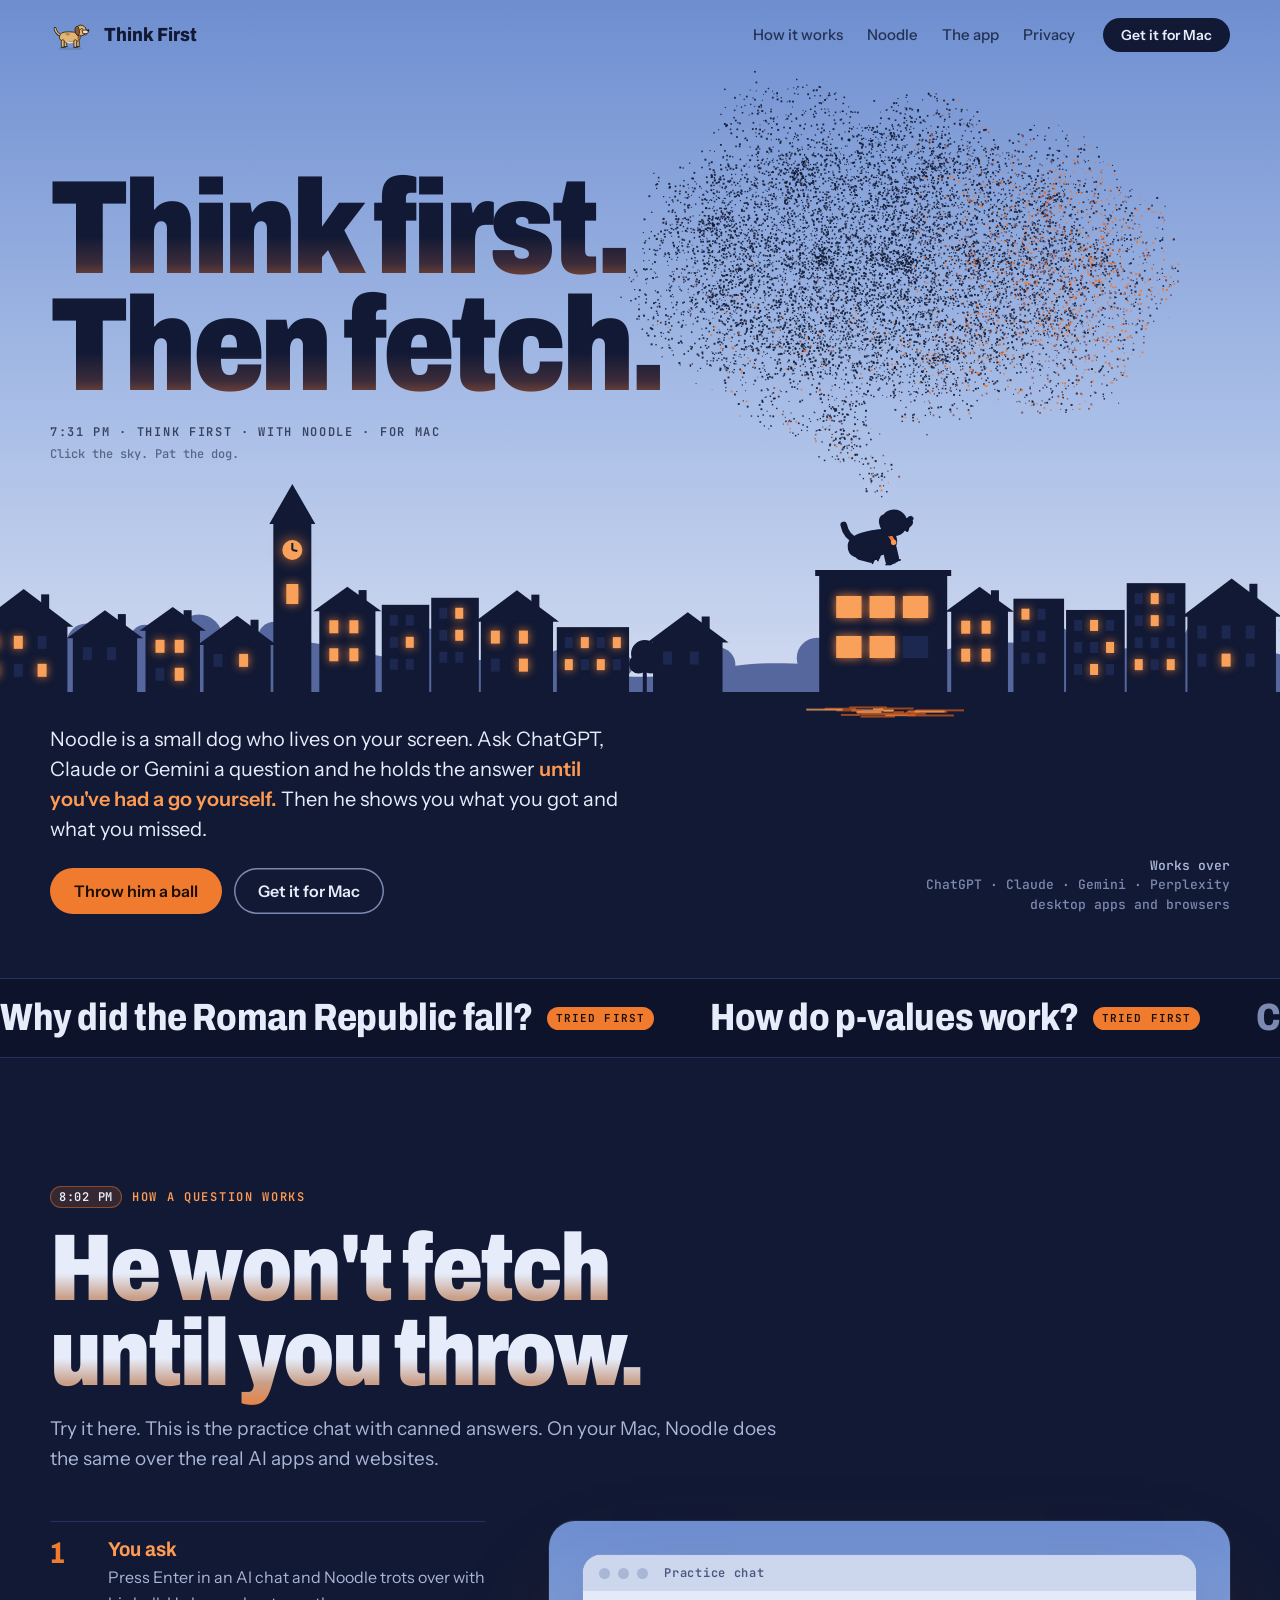
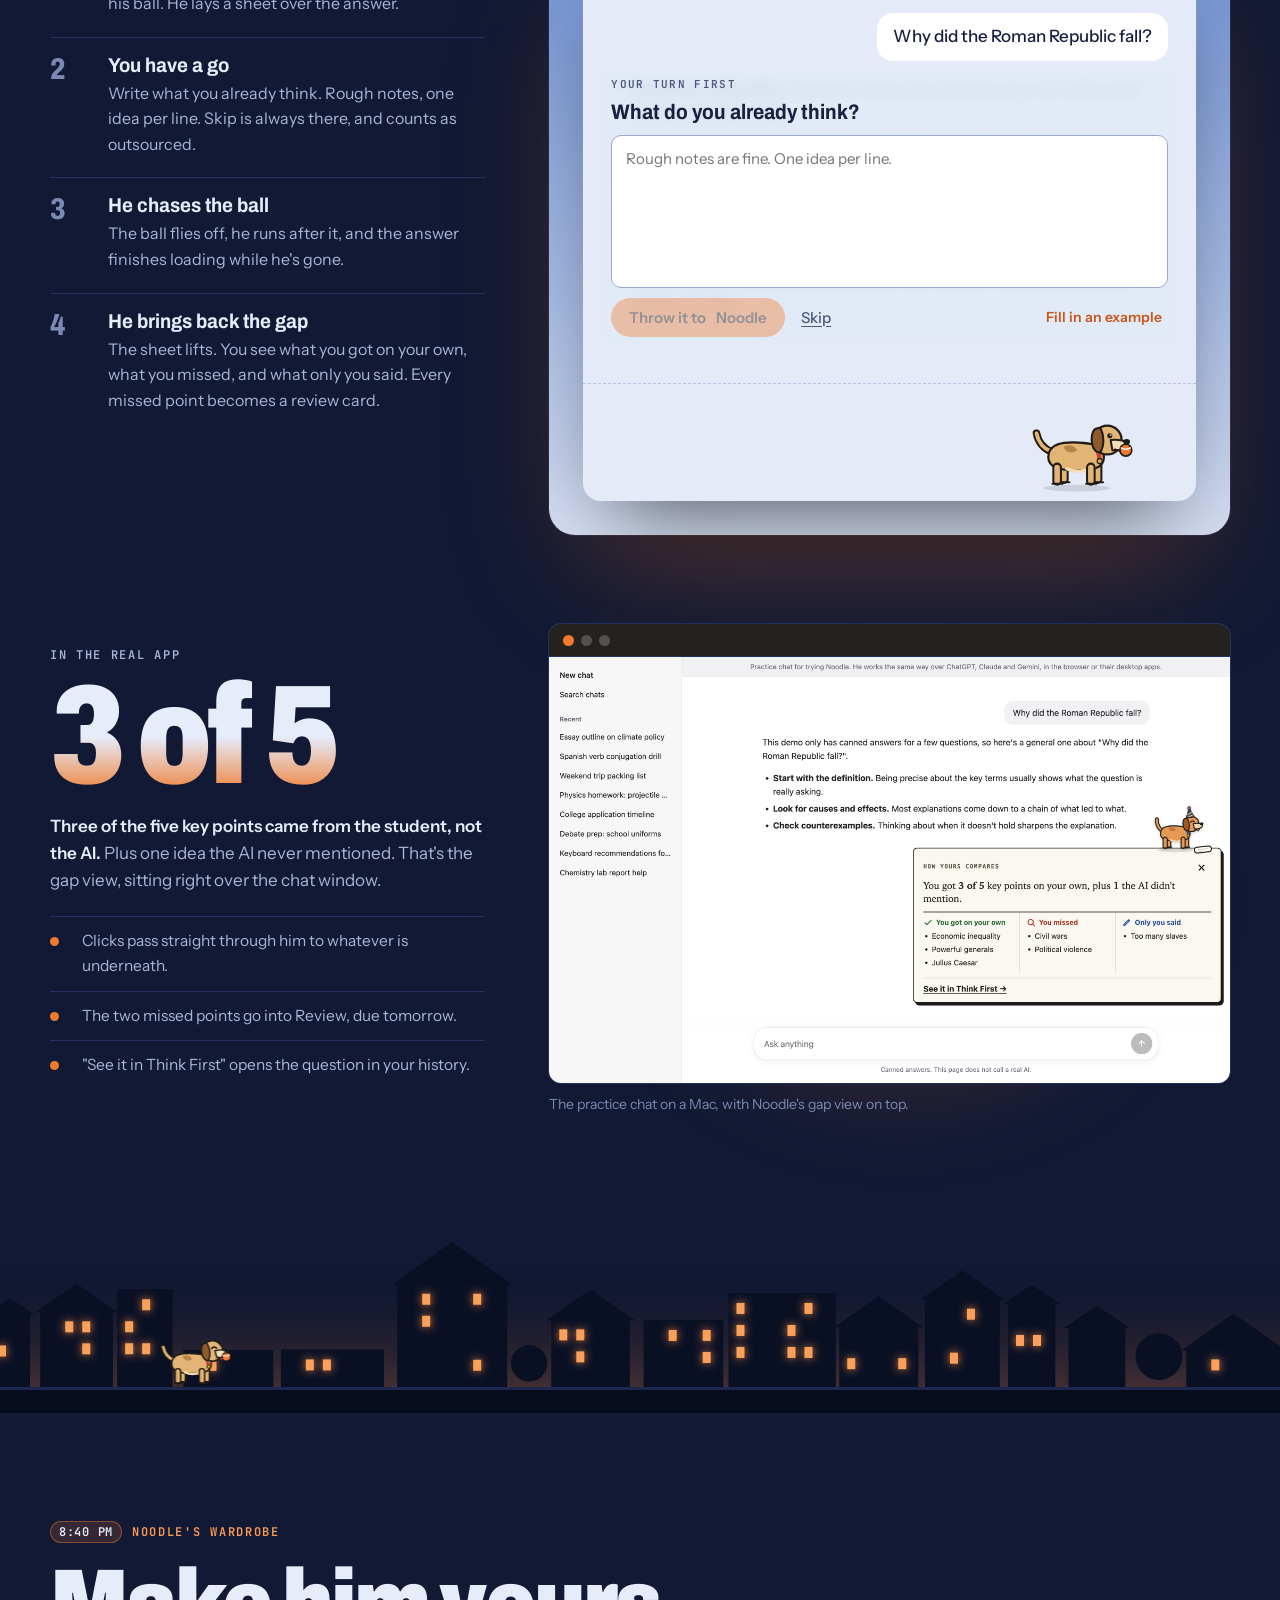
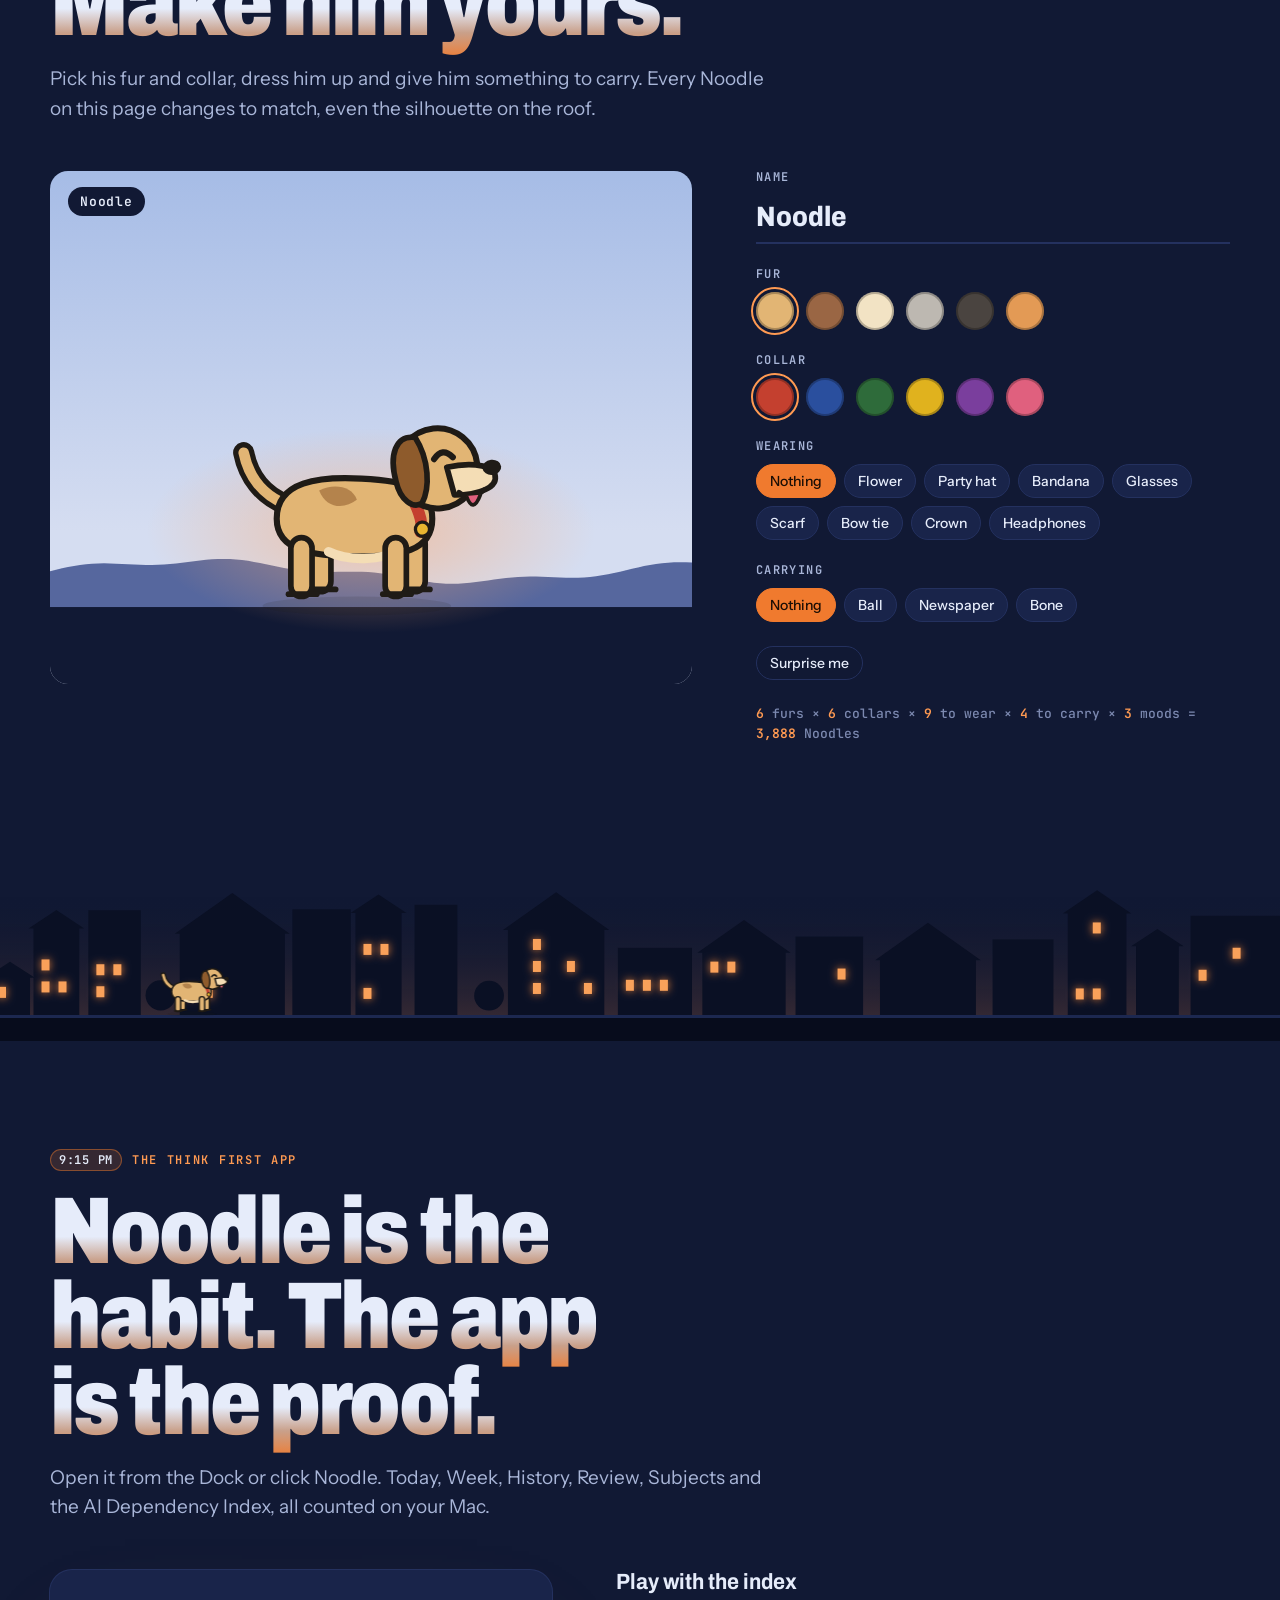
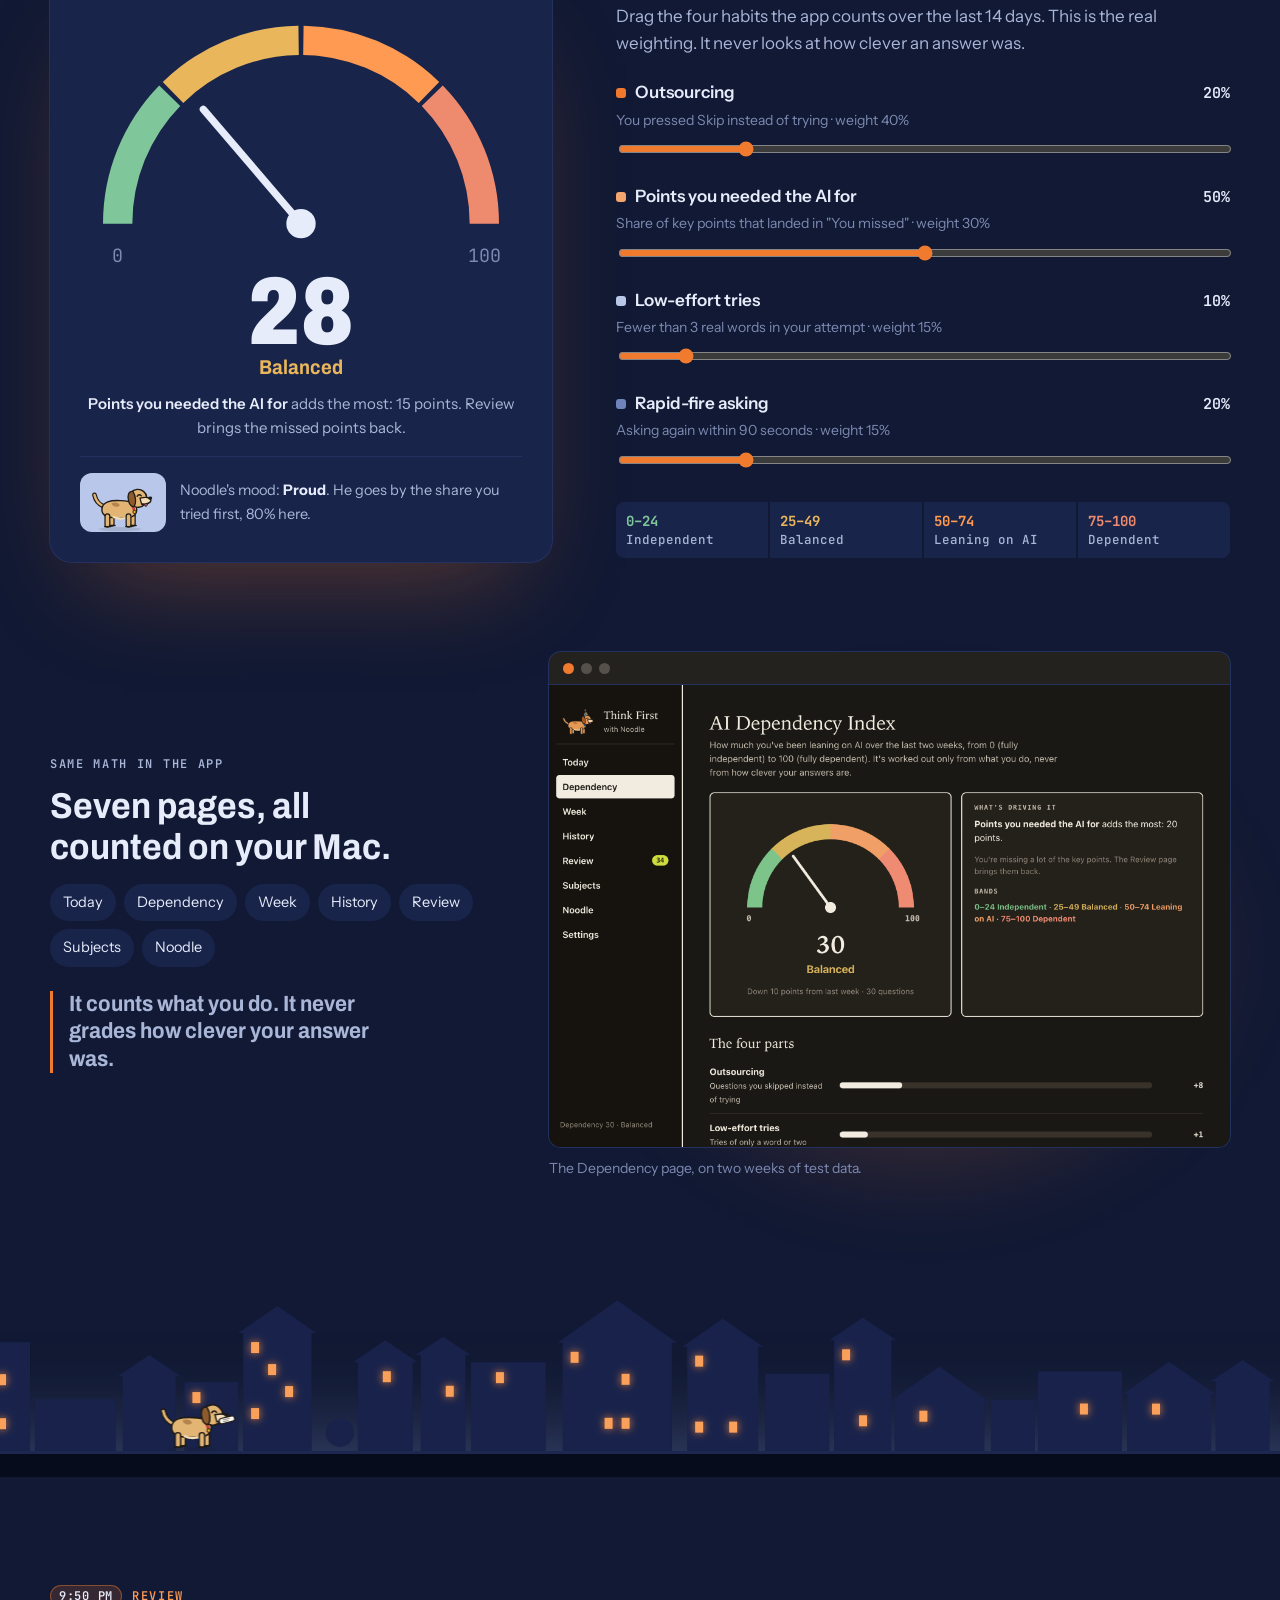
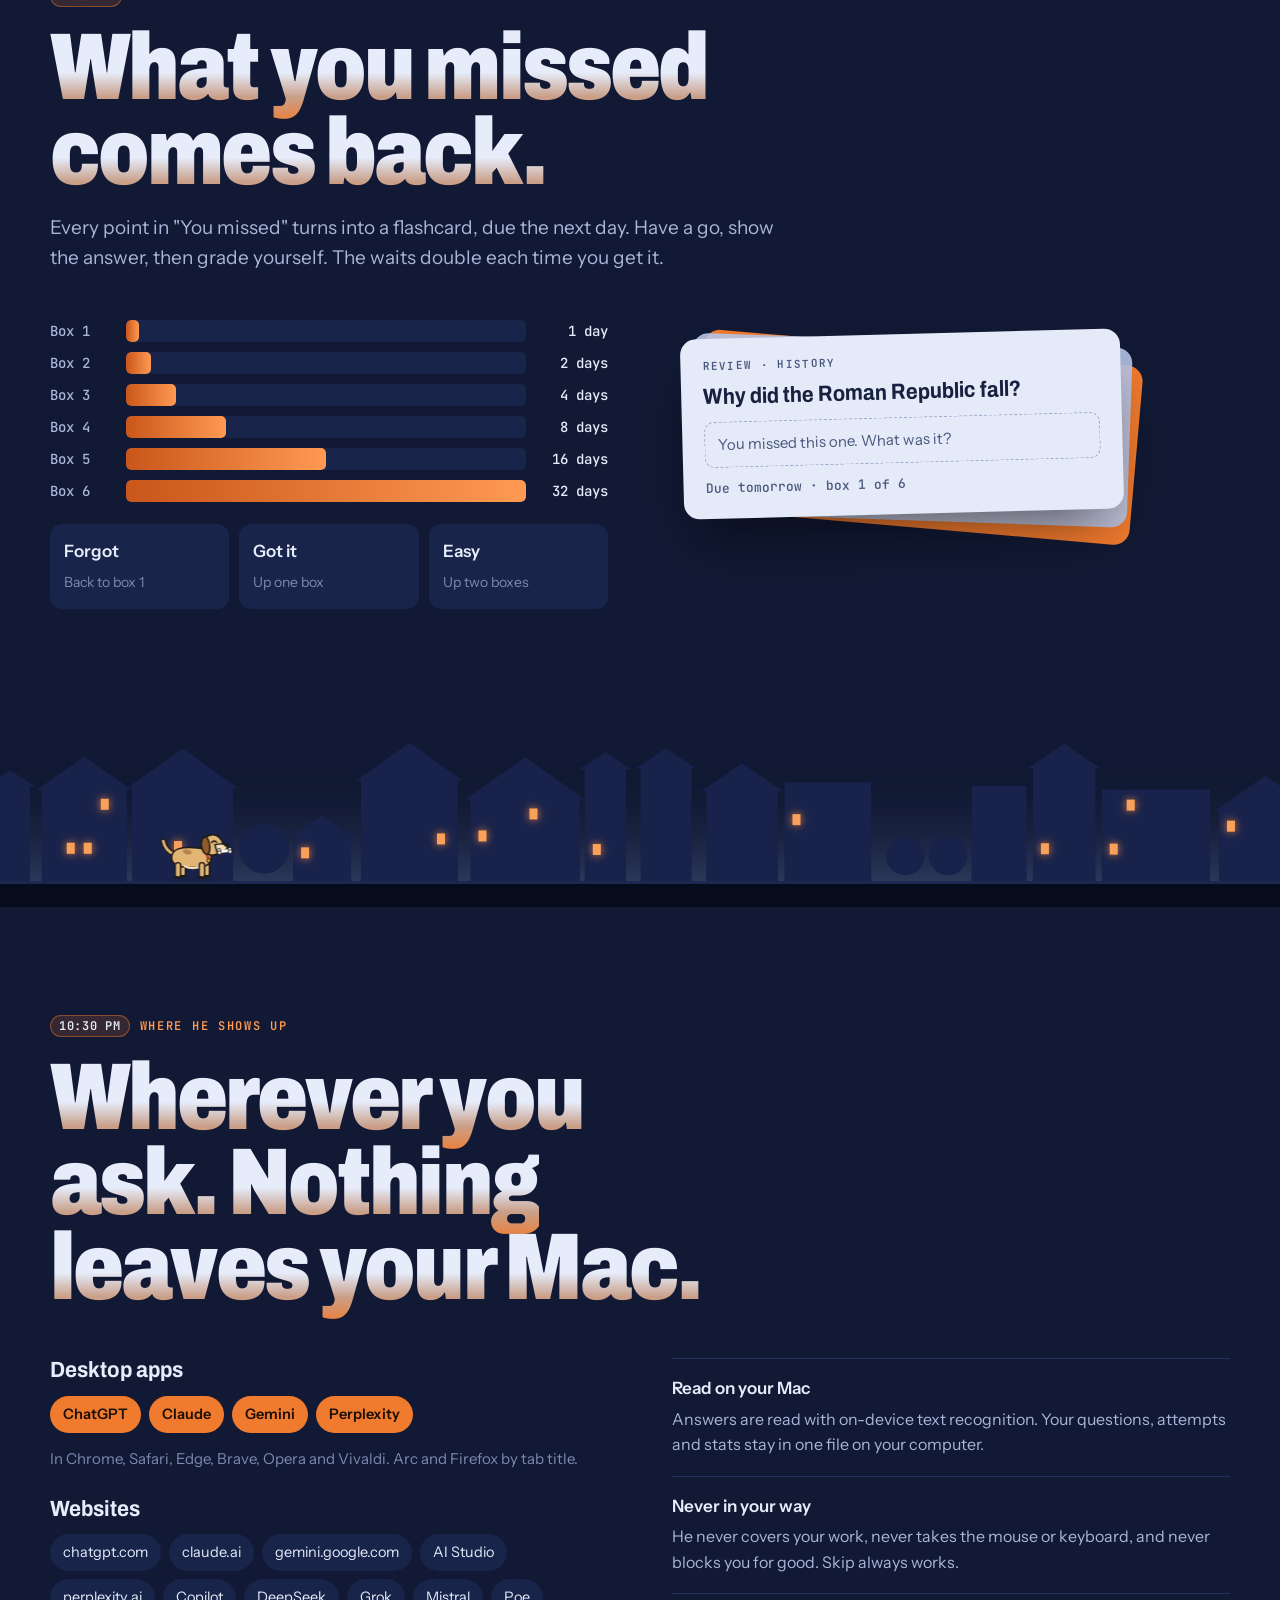
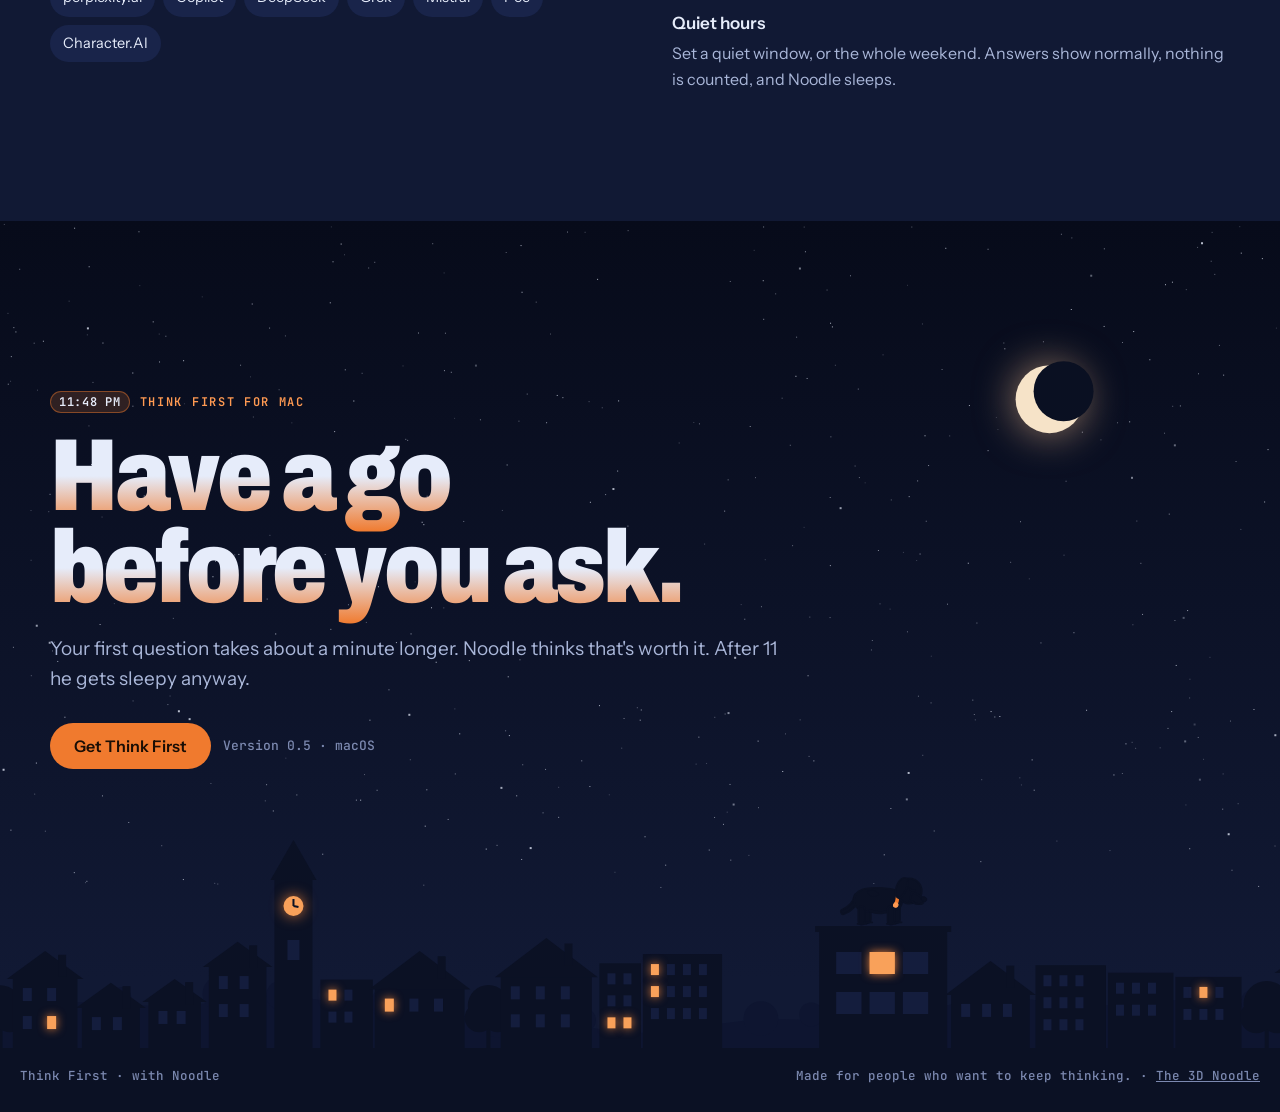
<file: index.html>
<!DOCTYPE html>
<html lang="en">
<head>
<meta charset="utf-8">
<meta name="viewport" content="width=device-width, initial-scale=1, viewport-fit=cover">
<style>:root{box-sizing:border-box;padding-top:env(safe-area-inset-top,0px);padding-bottom:env(safe-area-inset-bottom,0px)}body{margin:0}img{max-width:100%}[hidden]{display:none!important}</style>
<title>Think First: Noodle</title>
<meta name="claude:viewport-fit-sides" content="cover">
<meta name="description" content="Noodle is a small dog who lives on your Mac. Ask an AI a question and he holds the answer until you've had a go yourself.">
<link rel="preconnect" href="https://fonts.googleapis.com">
<link rel="preconnect" href="https://fonts.gstatic.com" crossorigin>
<link rel="stylesheet" href="https://fonts.googleapis.com/css2?family=Archivo:wdth,wght@62..125,500..900&family=Instrument+Sans:wght@400;500;600&family=JetBrains+Mono:wght@500;600&display=swap">
<style>
/* Layout: a dusk scene opens the page and a night scene closes it; between them, navy bands of copy beside live demos drawn with Noodle's own code. */
:root{
  --sky-top:#6E8ED0; --sky-mid:#A6BCE6; --sky-low:#D5DDF1;
  --dusk:#B9C8EA; --dusk-pale:#E4EAF7;
  --navy:#111934; --navy-2:#19244A; --navy-3:#24315F;
  --text:#E6ECFA; --text-2:#A9B6D8; --text-3:#7C89B0;
  --orange:#F07A2E; --orange-hi:#FF9A52; --orange-deep:#C9561A;
  --good:#7FC79A; --warn:#E9B65C; --bad:#EE8A6E;
  --display:"Archivo","Arial Narrow","Helvetica Neue",Arial,sans-serif;
  --body:"Instrument Sans",-apple-system,BlinkMacSystemFont,"Segoe UI",sans-serif;
  --mono:"JetBrains Mono",ui-monospace,"SF Mono",Menlo,monospace;
  color-scheme:dark;
}
*{box-sizing:border-box}
html{scroll-behavior:smooth}
@media (prefers-reduced-motion:reduce){html{scroll-behavior:auto}}
body{background:var(--navy);color:var(--text);font:17px/1.6 var(--body);-webkit-font-smoothing:antialiased;overflow-x:hidden}
a{color:inherit}
:focus-visible{outline:2px solid var(--orange-hi);outline-offset:3px;border-radius:4px}
.gut{padding-left:max(20px,env(safe-area-inset-left,0px));padding-right:max(20px,env(safe-area-inset-right,0px))}
.inner{max-width:1180px;margin:0 auto}
h1,h2,h3{font-family:var(--display);margin:0;text-wrap:balance}
h2{font-size:clamp(36px,5.2vw,64px);line-height:.96;font-weight:850;font-stretch:84%;letter-spacing:-.02em}
h3{font-size:22px;font-weight:700;font-stretch:92%;line-height:1.15}
p{margin:0}
.eyebrow{font:600 12px/1 var(--mono);letter-spacing:.14em;text-transform:uppercase;color:var(--orange-hi)}
.lede{font-size:19px;line-height:1.55;color:var(--text-2);max-width:56ch}
.btn{display:inline-flex;align-items:center;gap:10px;font:600 16px/1 var(--body);padding:15px 24px;border-radius:999px;border:0;cursor:pointer;text-decoration:none;transition:transform .15s,background .15s}
.btn-o{background:var(--orange);color:#1A0E05}
.btn-o:hover{background:var(--orange-hi);transform:translateY(-1px)}
.btn-g{background:transparent;color:var(--text);box-shadow:inset 0 0 0 1.5px var(--text-3)}
.btn-g:hover{box-shadow:inset 0 0 0 1.5px var(--text)}
.btn:disabled{opacity:.4;cursor:not-allowed;transform:none}

/* ---------- top bar ---------- */
.top{position:absolute;top:env(safe-area-inset-top,0px);left:0;right:0;z-index:5;padding-block:18px}
.top .inner{display:flex;align-items:center;gap:28px}
.brand{display:flex;align-items:center;gap:10px;font:800 19px/1 var(--display);font-stretch:90%;color:var(--navy);text-decoration:none;margin-right:auto}
.brand .dog{width:44px}
.top nav{display:flex;gap:24px;font-weight:500;font-size:15px}
.top nav a{color:var(--navy);text-decoration:none;opacity:.8}
.top nav a:hover{opacity:1;text-decoration:underline;text-underline-offset:4px}
.top .btn{padding:10px 18px;font-size:14px;background:var(--navy);color:var(--text)}
.top .btn:hover{background:var(--navy-3)}
@media (max-width:820px){.top nav{display:none}}

/* ---------- hero ---------- */
.hero{background:var(--navy)}
.sky{position:relative;height:clamp(560px,64vw,720px);overflow:hidden;background:linear-gradient(180deg,var(--sky-top),var(--sky-mid) 55%,var(--sky-low))}
.sky canvas{position:absolute;inset:0;width:100%;height:100%;display:block}
.sky .copy{position:relative;z-index:2;padding-top:clamp(120px,14vw,170px)}
.hero h1{font-size:clamp(60px,10.4vw,150px);line-height:.88;font-weight:900;font-stretch:80%;letter-spacing:-.035em;max-width:7.2em}
.hero h1 span{display:inline;background:linear-gradient(180deg,var(--navy) 0 52%,#3A2B3A 70%,var(--orange) 100%);-webkit-background-clip:text;background-clip:text;color:transparent;-webkit-box-decoration-break:clone;box-decoration-break:clone;padding-bottom:.06em}
.hero .made{margin-top:22px;font:600 12px/1 var(--mono);letter-spacing:.14em;text-transform:uppercase;color:var(--navy);opacity:.75}
.sil{position:absolute;z-index:3;width:clamp(74px,8vw,104px)}
.sil .dog-svg *{fill:var(--navy);stroke:var(--navy)}
.sil .dog-svg [fill="none"]{fill:none}
.sil .dog-svg .shadow,.sil .dog-svg .eyes,.sil .dog-svg .eyes-sleep{display:none}
.sil .dog-svg path[stroke="#C4402F"]{stroke:var(--orange)}
.sil .dog-svg circle[fill="#E8B530"]{fill:var(--orange-hi);stroke:var(--orange-hi)}
.foot{position:relative;z-index:2;padding-block:4px 64px}
.foot .inner{display:grid;grid-template-columns:minmax(0,1fr) auto;gap:28px;align-items:end}
.foot p{font-size:clamp(17px,1.6vw,20px);line-height:1.5;color:var(--text);max-width:44ch}
.foot p b{color:var(--orange-hi);font-weight:600}
.foot .ctas{display:flex;flex-wrap:wrap;gap:12px;margin-top:24px}
.works{font:500 13px/1.5 var(--mono);color:var(--text-3);text-align:right}
.works b{display:block;color:var(--text-2);font-weight:600}
@media (max-width:760px){.foot .inner{grid-template-columns:1fr}.works{text-align:left}}

/* ---------- sections ---------- */
section.band{padding-block:clamp(72px,10vw,128px)}
#atmo{position:fixed;inset:0;width:100%;height:100%;z-index:0;pointer-events:none;display:block}
.hero,section.band,.roofs,.night{position:relative;z-index:1}
.band h2{font-size:clamp(46px,7.4vw,104px);line-height:.9;font-weight:900;font-stretch:80%;letter-spacing:-.03em}
.band h2 .g{background:linear-gradient(180deg,var(--text) 0 52%,#C9A08A 74%,var(--orange) 100%);-webkit-background-clip:text;background-clip:text;color:transparent;-webkit-box-decoration-break:clone;box-decoration-break:clone;padding-bottom:.06em}
.head{max-width:900px}
.clock{display:inline-flex;align-items:center;gap:10px}
.clock b{font-weight:600;color:var(--text);background:rgba(240,122,46,.16);box-shadow:inset 0 0 0 1px rgba(240,122,46,.45);padding:5px 9px;border-radius:999px;letter-spacing:.06em}
/* rooftop strips between sections: Noodle walks along the wall as you scroll */
.roofs{height:190px;margin-block:-20px;overflow:hidden}
.roofs canvas{position:absolute;inset:0;width:100%;height:100%;display:block}
.walker{position:absolute;bottom:24px;left:0;width:84px;will-change:transform}
.walker .dog-svg .ball circle{fill:var(--orange)}
/* demo sits in its own little dusk */
.scene{background:linear-gradient(180deg,var(--sky-top),var(--sky-mid) 60%,var(--sky-low));border-radius:26px;padding:clamp(14px,3vw,34px);box-shadow:0 0 0 1px rgba(255,255,255,.06),0 60px 120px -40px rgba(240,122,46,.35)}
/* app screenshot as a lit window */
.shot{position:relative;isolation:isolate}
.shot::before{content:"";position:absolute;inset:6% -4% -8% 6%;background:radial-gradient(closest-side,rgba(240,122,46,.42),transparent);filter:blur(34px);z-index:-1}
.chrome{display:flex;gap:7px;padding:11px 14px;background:#24221F;border-radius:12px 12px 0 0;box-shadow:0 0 0 1px var(--navy-3)}
.chrome i{width:11px;height:11px;border-radius:50%;background:#55504A}
.chrome i:first-child{background:var(--orange)}
.shot .chrome+img{border-radius:0 0 12px 12px}
/* review card stack */
.stack{position:relative;max-width:440px;margin:14px 10px 0}
.stack::before,.stack::after{content:"";position:absolute;inset:0;border-radius:16px}
.stack::before{background:var(--orange);transform:rotate(5deg) translate(16px,12px)}
.stack::after{background:var(--dusk);transform:rotate(2deg) translate(8px,6px);opacity:.9}
.stack .card{position:relative;z-index:1;box-shadow:0 30px 60px -20px rgba(0,0,0,.6)}
.head{display:grid;gap:18px;margin-bottom:48px;max-width:760px}

/* ---------- demo ---------- */
.how{display:grid;grid-template-columns:minmax(0,.78fr) minmax(0,1.22fr);gap:clamp(28px,5vw,64px);align-items:start}
@media (max-width:900px){.how{grid-template-columns:1fr}}
.steps{list-style:none;margin:0;padding:0;display:grid;gap:4px;counter-reset:s;position:sticky;top:calc(28px + env(safe-area-inset-top,0px))}
@media (max-width:900px){.steps{position:static}}
.steps li{display:grid;grid-template-columns:44px minmax(0,1fr);gap:14px;padding:16px 0;border-top:1px solid var(--navy-3);counter-increment:s;transition:opacity .3s}
.steps li::before{content:counter(s);font:800 30px/1 var(--display);font-stretch:80%;color:var(--text-3);transition:color .3s}
.steps li.on::before{color:var(--orange)}
.steps li.on h3{color:var(--orange-hi)}
.steps h3{font-size:20px;margin-bottom:4px}
.steps p{color:var(--text-2);font-size:16px}

.win{background:var(--dusk-pale);color:#18213F;border-radius:18px;overflow:hidden;box-shadow:0 40px 80px -30px rgba(0,0,0,.6),0 0 0 1px rgba(255,255,255,.06)}
.win-bar{display:flex;align-items:center;gap:8px;padding:12px 16px;background:#CCD7EE;font:600 12px/1 var(--mono);letter-spacing:.06em;color:#4A577E}
.win-bar i{width:11px;height:11px;border-radius:50%;background:#A9B6D6}
.win-bar span{margin-left:8px}
.chat{padding:22px clamp(16px,3vw,28px) 0;display:grid;gap:16px}
.q{justify-self:end;background:#fff;border-radius:16px;padding:10px 16px;font-weight:500;max-width:80%}
.ans-wrap{position:relative;min-height:262px}
.ans{font-size:15.5px;line-height:1.55;padding-bottom:8px}
.ans ul{margin:0;padding-left:20px;display:grid;gap:6px}
.ans b{font-weight:600}
.sheet{position:absolute;inset:-6px -8px;background:rgba(228,234,247,.86);backdrop-filter:blur(7px);-webkit-backdrop-filter:blur(7px);border-radius:12px;display:flex;flex-direction:column;gap:10px;padding:8px;transition:opacity .45s}
.sheet.gone{opacity:0;pointer-events:none}
.sheet label{font:600 11px/1 var(--mono);letter-spacing:.12em;text-transform:uppercase;color:#4A577E}
.sheet .ask{font:700 21px/1.2 var(--display);font-stretch:90%}
.sheet textarea{flex:1;min-height:120px;width:100%;resize:none;border:1.5px solid #9AA8CC;border-radius:10px;padding:12px 14px;font:15px/1.5 var(--body);color:#18213F;background:#fff}
.sheet textarea:focus{outline:none;border-color:var(--orange)}
.sheet .row{display:flex;flex-wrap:wrap;gap:10px;align-items:center}
.sheet .btn{padding:12px 18px;font-size:15px}
.sheet .skip{background:none;border:0;color:#4A577E;font:500 15px var(--body);cursor:pointer;text-decoration:underline;text-underline-offset:3px;padding:6px}
.sheet .ex{margin-left:auto;background:none;border:0;color:var(--orange-deep);font:600 14px var(--body);cursor:pointer;padding:6px}
.say{min-height:22px;font-weight:500;color:#2C3966}
.ground{position:relative;height:118px;margin-top:6px;overflow:hidden;border-top:1px dashed #B5C2E0}
.pal{position:absolute;bottom:8px;right:9%;width:118px}
.pal .dog-svg .ball circle,.dogc .dog-svg .ball circle{fill:var(--orange)}
.flyball{position:absolute;width:13px;height:13px;border-radius:50%;background:var(--orange);border:2px solid #1F1B16;z-index:4}
.pill{position:absolute;left:50%;top:40px;transform:translateX(-50%);background:var(--navy);color:var(--text);font:600 13px/1 var(--body);padding:9px 14px;border-radius:999px;white-space:nowrap;opacity:0;transition:opacity .3s}
.pill.on{opacity:1}
.gap{margin:0 clamp(16px,3vw,28px) 22px;background:#fff;border-radius:14px;padding:18px 20px;display:grid;gap:14px;border:1.5px solid #18213F}
.gap[hidden]{display:none}
.gap .t{font:600 11px/1 var(--mono);letter-spacing:.12em;text-transform:uppercase;color:#4A577E}
.gap .sum{font:700 20px/1.25 var(--display);font-stretch:92%}
.cols{display:grid;grid-template-columns:repeat(3,minmax(0,1fr));gap:14px;border-top:1.5px solid #18213F;padding-top:12px}
@media (max-width:560px){.cols{grid-template-columns:1fr}}
.cols h4{margin:0 0 6px;font:600 14px var(--body)}
.cols ul{margin:0;padding-left:18px;font-size:14.5px;display:grid;gap:3px}
.c-got h4{color:#2E7A4A}.c-miss h4{color:var(--orange-deep)}.c-you h4{color:#3653A8}
.cols .none{color:#7A86A8;font-size:14px}
.gap .cards{font-size:14px;color:#4A577E;border-top:1px solid #D7DEEE;padding-top:10px;display:flex;flex-wrap:wrap;gap:10px;align-items:center;justify-content:space-between}
.gap .again{background:none;border:0;font:600 14px var(--body);color:var(--orange-deep);cursor:pointer;padding:4px 0}
figure{margin:0}
.real-row{display:grid;grid-template-columns:minmax(0,.78fr) minmax(0,1.22fr);gap:clamp(28px,5vw,64px);align-items:center;margin-top:clamp(56px,7vw,96px)}
@media (max-width:900px){.real-row{grid-template-columns:1fr}}
.real-copy{display:grid;gap:16px}
.big{font:900 clamp(84px,11vw,150px)/.85 var(--display);font-stretch:78%;letter-spacing:-.03em;background:linear-gradient(180deg,var(--text) 0 50%,var(--orange) 100%);-webkit-background-clip:text;background-clip:text;color:transparent;font-variant-numeric:tabular-nums}
.real-copy p{color:var(--text-2)}
.real-copy p b{color:var(--text);font-weight:600}
.facts{list-style:none;margin:6px 0 0;padding:0;display:grid;gap:0}
.facts li{padding:12px 0;border-top:1px solid var(--navy-3);font-size:15.5px;color:var(--text-2);display:grid;grid-template-columns:22px minmax(0,1fr);gap:10px}
.facts li::before{content:"";width:9px;height:9px;border-radius:50%;background:var(--orange);margin-top:8px}
.real{position:relative;isolation:isolate}
.real::before{content:"";position:absolute;inset:8% 4% -6% 8%;background:radial-gradient(closest-side,rgba(240,122,46,.35),transparent);filter:blur(36px);z-index:-1}
.real img,.shot img{display:block;width:100%;height:auto;border-radius:12px;box-shadow:0 0 0 1px var(--navy-3)}
figcaption{font-size:14px;color:var(--text-3);margin-top:10px}

/* ---------- mood ---------- */
.mood{display:grid;grid-template-columns:minmax(0,1.1fr) minmax(0,.9fr);gap:clamp(28px,5vw,64px);align-items:center}
@media (max-width:900px){.mood{grid-template-columns:1fr}}
.stage{position:relative;border-radius:18px;overflow:hidden;background:linear-gradient(180deg,var(--sky-mid),var(--sky-low) 70%);aspect-ratio:16/10;max-width:100%}
.stage canvas{position:absolute;inset:0;width:100%;height:100%}
.stage .dogc{position:absolute;left:50%;bottom:15%;width:min(260px,44%);transform:translateX(-50%)}
.stage .tag{position:absolute;left:18px;top:16px;background:var(--navy);color:var(--text);font:600 13px/1 var(--mono);letter-spacing:.06em;padding:8px 12px;border-radius:999px}
.ctl{display:grid;gap:22px}
.ctl label{font:600 12px/1 var(--mono);letter-spacing:.12em;text-transform:uppercase;color:var(--text-2)}
.pct{font:900 clamp(56px,7vw,88px)/.9 var(--display);font-stretch:80%;color:var(--orange-hi);font-variant-numeric:tabular-nums}
.pct small{font:500 16px var(--body);color:var(--text-2);margin-left:10px;letter-spacing:0}
input[type=range]{width:100%;accent-color:var(--orange);height:28px}
.zones{display:grid;grid-template-columns:35fr 25fr 40fr;font:500 12px/1.3 var(--mono);color:var(--text-3);margin-top:-12px}
.zones span:nth-child(2){text-align:center}.zones span:last-child{text-align:right}
.mood-desc{display:grid;gap:6px}
.mood-desc h3{font-size:28px}
.mood-desc p{color:var(--text-2)}
.tricks{margin-top:56px}
.tricks h3{margin-bottom:6px}
.tricks>p{color:var(--text-2);max-width:60ch;margin-bottom:20px}
.trick-row{list-style:none;margin:0;padding:0;display:grid;grid-template-columns:repeat(6,minmax(0,1fr));gap:10px}
@media (max-width:760px){.trick-row{grid-template-columns:repeat(3,minmax(0,1fr))}}
.trick-row li{background:var(--navy-2);border-radius:12px;padding:14px;display:grid;gap:4px}
.trick-row b{font:800 30px/1 var(--display);font-stretch:80%;color:var(--orange-hi);font-variant-numeric:tabular-nums}
.trick-row span{font-size:13px;color:var(--text-3)}
.trick-row em{font-style:normal;font-weight:600;font-size:15px}

.tk-head{display:grid;grid-template-columns:minmax(0,1fr) auto;gap:24px;align-items:end;margin-bottom:22px}
.tk-head p{color:var(--text-2);max-width:56ch;margin-top:6px}
.tk-count{text-align:right}
.tk-count label{font:600 12px/1 var(--mono);letter-spacing:.12em;text-transform:uppercase;color:var(--text-2)}
.tk-count div{font:900 clamp(56px,7vw,84px)/.9 var(--display);font-stretch:80%;color:var(--orange-hi);font-variant-numeric:tabular-nums;margin-top:6px}
.tk-count small{display:block;font:500 14px var(--body);color:var(--text-2);margin-top:6px}
@media (max-width:640px){.tk-head{grid-template-columns:1fr}.tk-count{text-align:left}}
.track-wrap{position:relative;padding-top:30px;margin-bottom:26px}
.trk{position:relative;height:10px;border-radius:999px;background:var(--navy-2);box-shadow:inset 0 0 0 1px var(--navy-3)}
.trk>i{position:absolute;left:0;top:0;bottom:0;border-radius:999px;background:linear-gradient(90deg,var(--orange-deep),var(--orange-hi));box-shadow:0 0 18px rgba(240,122,46,.6);transition:width .2s}
.tick{position:absolute;top:50%;width:18px;height:18px;margin:-9px 0 0 -9px;border-radius:50%;background:var(--navy);box-shadow:inset 0 0 0 2px var(--text-3);transition:background .2s,box-shadow .2s}
.tick b{position:absolute;bottom:22px;left:50%;transform:translateX(-50%);font:600 12px var(--mono);color:var(--text-3)}
.tick.on{background:var(--orange);box-shadow:0 0 0 3px rgba(240,122,46,.3)}
.tick.on b{color:var(--orange-hi)}
.track-wrap input{position:absolute;left:-9px;right:-9px;width:calc(100% + 18px);top:22px;margin:0;opacity:0;height:28px;cursor:grab}
.track-wrap input:focus-visible+.x{outline:none}
.trk:has(+ input:focus-visible){outline:2px solid var(--orange-hi);outline-offset:6px}
.tk-row{list-style:none;margin:0;padding:0;display:grid;grid-template-columns:repeat(6,minmax(0,1fr));gap:12px}
@media (max-width:1000px){.tk-row{grid-template-columns:repeat(3,minmax(0,1fr))}}
@media (max-width:520px){.tk-row{grid-template-columns:repeat(2,minmax(0,1fr))}}
.tk{border-radius:16px;overflow:hidden;background:var(--navy-2);box-shadow:0 0 0 1px var(--navy-3);transition:transform .25s,box-shadow .25s}
.tk.on{box-shadow:0 0 0 1.5px var(--orange),0 24px 50px -24px rgba(240,122,46,.6)}
.tk.on:hover{transform:translateY(-4px)}
.tk-stage{position:relative;height:118px;background:linear-gradient(180deg,var(--sky-mid),var(--sky-low));overflow:hidden}
.tk-stage::after{content:"";position:absolute;left:0;right:0;bottom:0;height:18px;background:#56679E}
.tk:not(.on) .tk-stage{background:linear-gradient(180deg,#1E2A55,#2A3767)}
.tk:not(.on) .tk-stage::after{background:#141D3D}
.tk-dog{position:absolute;left:50%;bottom:10px;width:92px;margin-left:-46px;z-index:1}
.tk-dog.roll .dog-svg{animation:tf-roll 2.4s ease-in-out infinite}
.tk-dog.flip.walk{animation:glide 2.6s ease-in-out infinite alternate}
.tk-dog.carry-paper.walk{animation:trot 2.4s ease-in-out infinite alternate}
@keyframes glide{from{transform:translateX(18px)}to{transform:translateX(-18px)}}
@keyframes trot{from{transform:translateX(-16px)}to{transform:translateX(16px)}}
@media (prefers-reduced-motion:reduce){.tk-dog,.tk-dog .dog-svg{animation:none!important}}
.tk:not(.on) .tk-dog .dog-svg *{fill:#0E1531;stroke:#0E1531}
.tk:not(.on) .tk-dog .dog-svg [fill="none"]{fill:none}
.tk:not(.on) .tk-dog .dog-svg .shadow,.tk:not(.on) .tk-dog .eyes{display:none}
.tk:not(.on) .tk-dog *{animation-play-state:paused!important}
.tk-body{padding:14px;display:grid;gap:3px}
.tk-n{font:900 30px/1 var(--display);font-stretch:80%;color:var(--text-3);font-variant-numeric:tabular-nums}
.tk.on .tk-n{color:var(--orange-hi)}
.tk-body em{font-style:normal;font-weight:600;font-size:15.5px}
.tk-u{font-size:13px;color:var(--text-2)}
.tk-l{font:500 12px var(--mono);color:var(--text-3)}
.tk.on .tk-l{color:var(--good)}

.moods{list-style:none;margin:0;padding:0;display:grid;grid-template-columns:repeat(3,minmax(0,1fr));gap:14px}
@media (max-width:820px){.moods{grid-template-columns:1fr}}
.mp{border-radius:20px;overflow:hidden;background:var(--navy-2);box-shadow:0 0 0 1px var(--navy-3);transition:transform .25s}
.mp:hover{transform:translateY(-4px)}
.mp-sky{position:relative;height:210px;overflow:hidden}
.mp-sky::after{content:"";position:absolute;left:0;right:0;bottom:0;height:34px;background:#111934}
.mp-proud .mp-sky{background:linear-gradient(180deg,var(--sky-top),var(--sky-low))}
.mp-neutral .mp-sky{background:linear-gradient(180deg,#4F68A8,#97A9D6)}
.mp-mope .mp-sky{background:linear-gradient(180deg,#24305E,#4A5A8E)}
.mp-sun{position:absolute;left:50%;bottom:6px;width:150px;height:150px;margin-left:-75px;border-radius:50%}
.mp-proud .mp-sun{background:radial-gradient(closest-side,rgba(255,150,80,.85),rgba(240,122,46,.25) 60%,transparent)}
.mp-neutral .mp-sun{background:radial-gradient(closest-side,rgba(240,122,46,.35),transparent);bottom:-30px}
.mp-mope .mp-sun{width:40px;height:40px;margin:0;left:auto;right:28px;top:24px;bottom:auto;background:#E9E2D2;box-shadow:0 0 30px rgba(233,226,210,.5)}
.mp-dog{position:absolute;left:50%;bottom:26px;width:150px;margin-left:-75px;z-index:1}
.mp-body{padding:18px 20px 22px;display:grid;gap:6px}
.mp-at{font:600 12px/1 var(--mono);letter-spacing:.06em;color:var(--orange-hi)}
.mp-mope .mp-at{color:var(--text-3)}
.mp-body h3{font-size:28px;font-weight:850;font-stretch:84%}
.mp-body p{color:var(--text-2);font-size:15.5px}
.late{margin-top:18px;color:var(--text-3);font-size:15px}
.late b{color:var(--text-2);font-weight:600}

/* ---------- app ---------- */
.app{display:grid;grid-template-columns:minmax(0,.9fr) minmax(0,1.1fr);gap:clamp(28px,5vw,64px);align-items:start}
@media (max-width:900px){.app{grid-template-columns:1fr}}
.weights{display:flex;height:16px;border-radius:999px;overflow:hidden;margin:26px 0 18px}
.weights i{display:block}
.wl{list-style:none;margin:0;padding:0;display:grid;gap:12px}
.wl li{display:grid;grid-template-columns:14px minmax(0,1fr) auto;gap:12px;align-items:baseline}
.wl li::before{content:"";width:12px;height:12px;border-radius:3px;background:var(--c);transform:translateY(1px)}
.wl b{font-weight:600}
.wl span{display:block;color:var(--text-3);font-size:14.5px}
.wl em{font:600 15px var(--mono);font-style:normal;color:var(--text-2);font-variant-numeric:tabular-nums}
.bands{display:grid;grid-template-columns:repeat(4,minmax(0,1fr));gap:2px;margin-top:26px;font:500 12.5px/1.3 var(--mono)}
.bands div{padding:10px;background:var(--navy-2);color:var(--text-2)}
.bands div:first-child{border-radius:8px 0 0 8px}.bands div:last-child{border-radius:0 8px 8px 0}
.bands b{display:block;font-size:14px;margin-bottom:2px}
@media (max-width:520px){.bands{grid-template-columns:1fr 1fr}.bands div{border-radius:0!important}}
.quote{margin-top:28px;font:700 22px/1.25 var(--display);font-stretch:92%;color:var(--text);max-width:30ch;border-left:3px solid var(--orange);padding-left:16px}

/* ---------- review ---------- */
.review{display:grid;grid-template-columns:minmax(0,1fr) minmax(0,1fr);gap:clamp(28px,5vw,64px);align-items:start}
@media (max-width:900px){.review{grid-template-columns:1fr}}
.ladder{list-style:none;margin:0;padding:0;display:grid;gap:10px}
.ladder li{display:grid;grid-template-columns:64px minmax(0,1fr) 70px;gap:12px;align-items:center;font:500 14px var(--mono);color:var(--text-2)}
.ladder .bar{height:22px;background:var(--navy-2);border-radius:5px;overflow:hidden}
.ladder .bar i{display:block;height:100%;background:linear-gradient(90deg,var(--orange-deep),var(--orange-hi));border-radius:5px}
.ladder li span:last-child{text-align:right;font-variant-numeric:tabular-nums;color:var(--text)}
.grades{display:grid;grid-template-columns:repeat(3,minmax(0,1fr));gap:10px;margin-top:22px}
.grades div{background:var(--navy-2);border-radius:12px;padding:14px}
.grades b{display:block;font-weight:600;margin-bottom:2px}
.grades span{font-size:14px;color:var(--text-3)}
@media (max-width:520px){.grades{grid-template-columns:1fr}}
.card{background:var(--dusk-pale);color:#18213F;border-radius:16px;padding:22px;display:grid;gap:12px;max-width:440px;transform:rotate(-1.5deg);}
.card .t{font:600 11px/1 var(--mono);letter-spacing:.12em;text-transform:uppercase;color:#4A577E}
.card .cq{font:700 22px/1.2 var(--display);font-stretch:90%}
.card .cp{font-size:15px;padding:10px 12px;border:1.5px dashed #9AA8CC;border-radius:10px;color:#4A577E}
.card .due{font:500 13px var(--mono);color:#4A577E}

/* ---------- where ---------- */
.where{display:grid;grid-template-columns:minmax(0,1fr) minmax(0,1fr);gap:clamp(28px,5vw,64px)}
@media (max-width:900px){.where{grid-template-columns:1fr}}
.where h3{margin-bottom:12px}
.chips{display:flex;flex-wrap:wrap;gap:8px}
.chips span{font-size:14.5px;padding:7px 13px;border-radius:999px;background:var(--navy-2);color:var(--text)}
.chips.apps span{background:var(--orange);color:#1A0E05;font-weight:600}
.where .sub{color:var(--text-3);font-size:15px;margin:14px 0 26px}
.priv{display:grid;gap:18px}
.priv div{border-top:1px solid var(--navy-3);padding-top:16px}
.priv b{display:block;font-weight:600;margin-bottom:4px}
.priv p{color:var(--text-2);font-size:16px}

/* ---------- ticker ---------- */
.ticker{position:relative;z-index:1;overflow:hidden;border-block:1px solid var(--navy-3);padding-block:20px;background:rgba(10,16,36,.55)}
.track{display:flex;gap:56px;width:max-content;animation:tick 70s linear infinite}
.ticker:hover .track{animation-play-state:paused}
@keyframes tick{to{transform:translateX(-50%)}}
.track span{display:inline-flex;align-items:center;gap:14px;font:800 clamp(24px,3vw,38px)/1 var(--display);font-stretch:84%;letter-spacing:-.01em;white-space:nowrap;color:var(--text)}
.track span.out{color:var(--text-3)}
.track i{font:600 11px/1 var(--mono);font-style:normal;letter-spacing:.1em;text-transform:uppercase;padding:6px 9px;border-radius:999px;background:var(--orange);color:#1A0E05}
.track .out i{background:transparent;color:var(--text-3);box-shadow:inset 0 0 0 1px var(--text-3)}
@media (prefers-reduced-motion:reduce){.track{animation:none}.ticker{overflow-x:auto}}

/* ---------- hero toys ---------- */
.hint{margin-top:10px;font:500 12px/1 var(--mono);color:var(--navy);opacity:.55}
.sil{cursor:pointer}
.bubble{position:absolute;z-index:6;background:var(--text);color:var(--navy);font:700 15px/1 var(--body);padding:8px 12px;border-radius:12px 12px 12px 3px;white-space:nowrap;pointer-events:none;animation:pop .25s cubic-bezier(.3,1.6,.5,1)}
@keyframes pop{from{transform:scale(.4) translateY(8px);opacity:0}}
.heart{position:fixed;z-index:60;width:16px;height:16px;pointer-events:none}

/* ---------- wardrobe ---------- */
.ward{display:grid;grid-template-columns:minmax(0,1.15fr) minmax(0,.85fr);gap:clamp(28px,5vw,64px);align-items:start}
@media (max-width:900px){.ward{grid-template-columns:1fr}}
.stage.tall{aspect-ratio:5/4}
.stage .spot{position:absolute;left:50%;bottom:10%;width:70%;height:40%;transform:translateX(-50%);background:radial-gradient(closest-side,rgba(255,170,110,.55),transparent);pointer-events:none}
.stage.tall .dogc{width:min(330px,52%);bottom:13%}
.poses{display:flex;flex-wrap:wrap;gap:8px;margin-top:14px}
.poses button,.wear button,.surprise{font:500 14px/1 var(--body);padding:9px 13px;border-radius:999px;background:var(--navy-2);color:var(--text);border:1px solid var(--navy-3);cursor:pointer;transition:background .15s,border-color .15s}
.poses button:hover,.wear button:hover,.surprise:hover{border-color:var(--orange)}
.poses button span{color:var(--text-3);font:500 11px var(--mono);margin-left:6px}
.pick{display:grid;gap:24px}
.pick label,.pick .lbl{display:block;font:600 12px/1 var(--mono);letter-spacing:.12em;text-transform:uppercase;color:var(--text-2);margin-bottom:12px}
.pick input[type=text]{width:100%;font:800 28px/1 var(--display);font-stretch:88%;background:transparent;color:var(--text);border:0;border-bottom:2px solid var(--navy-3);padding:6px 0 10px}
.pick input[type=text]:focus{outline:none;border-color:var(--orange)}
.sw{display:flex;flex-wrap:wrap;gap:12px}
.sw button{width:38px;height:38px;border-radius:50%;border:0;cursor:pointer;box-shadow:inset 0 0 0 2px rgba(0,0,0,.25)}
.sw button[aria-pressed="true"]{outline:2px solid var(--orange-hi);outline-offset:3px}
.wear{display:flex;flex-wrap:wrap;gap:8px}
.wear button[aria-pressed="true"]{background:var(--orange);color:#1A0E05;border-color:var(--orange)}
.wear button small{display:block;font:500 10.5px/1.3 var(--mono);opacity:.7;margin-top:4px}
.combo{font:500 13px/1.5 var(--mono);color:var(--text-3)}
.combo b{color:var(--orange-hi);font-weight:600}
.surprise{background:transparent;justify-self:start}

/* ---------- dependency playground ---------- */
.gauge-card{position:relative;background:var(--navy-2);border-radius:22px;padding:clamp(18px,3vw,30px);box-shadow:0 0 0 1px var(--navy-3),0 50px 100px -40px rgba(240,122,46,.35)}
.gauge-card svg{display:block;width:100%;height:auto;max-width:440px;margin:0 auto}
.gauge-card .needle{transition:transform .5s cubic-bezier(.3,1.4,.5,1);transform-origin:120px 122px}
@media (prefers-reduced-motion:reduce){.gauge-card .needle{transition:none}}
.gnum{text-align:center;margin-top:-6px}
.gnum span{display:block;font:900 clamp(64px,8vw,96px)/.9 var(--display);font-stretch:80%;font-variant-numeric:tabular-nums}
.gnum b{font:700 20px var(--display);font-stretch:90%}
.gdrv{text-align:center;color:var(--text-2);font-size:15px;margin-top:10px;min-height:2.6em}
.gdrv b{color:var(--text);font-weight:600}
.gmood{display:flex;align-items:center;gap:14px;margin-top:16px;padding-top:16px;border-top:1px solid var(--navy-3);font-size:14.5px;color:var(--text-2)}
.gmood .dog{width:86px;flex:none;background:var(--dusk);border-radius:12px;padding:6px 6px 0}
.gmood b{color:var(--text)}
.sl{list-style:none;margin:22px 0 0;padding:0;display:grid;gap:18px}
.sl li{display:grid;grid-template-columns:minmax(0,1fr) auto;gap:2px 12px;align-items:baseline}
.sl b{font-weight:600}
.sl b::before{content:"";display:inline-block;width:10px;height:10px;border-radius:3px;background:var(--c);margin-right:9px}
.sl span{grid-column:1/-1;color:var(--text-3);font-size:14px}
.sl input{grid-column:1/-1;width:100%;accent-color:var(--orange)}
.sl output{font:600 15px var(--mono);color:var(--text);font-variant-numeric:tabular-nums}
.pages{display:flex;flex-wrap:wrap;gap:8px}
.pages span{font-size:14.5px;padding:7px 13px;border-radius:999px;background:var(--navy-2)}
.moonbtn{position:absolute;z-index:3;left:calc(82% - 44px);top:calc(20% - 44px);width:88px;height:88px;border-radius:50%;background:transparent;border:0;cursor:pointer}

/* ---------- night ---------- */
.night{position:relative;overflow:hidden;background:linear-gradient(180deg,#070B1A,var(--navy) 85%)}
.night canvas{position:absolute;inset:0;width:100%;height:100%}
.night .copy{position:relative;z-index:2;padding-block:clamp(96px,12vw,150px) clamp(220px,22vw,280px);text-align:left}
.night h2{font-size:clamp(52px,8vw,112px);font-weight:900;font-stretch:80%;line-height:.9;letter-spacing:-.03em}
.night h2 span{background:linear-gradient(180deg,var(--text) 0 50%,var(--orange) 100%);-webkit-background-clip:text;background-clip:text;color:transparent;-webkit-box-decoration-break:clone;box-decoration-break:clone}
.night p{margin-top:20px}
.night .ctas{display:flex;flex-wrap:wrap;gap:12px;align-items:center;margin-top:30px}
.night .ver{font:500 13px var(--mono);color:var(--text-3)}
.night .sil .dog-svg *{fill:#0B1124;stroke:#0B1124}
.night .sil .dog-svg [fill="none"]{fill:none}
.legal{position:relative;z-index:2;padding-block:18px 28px;font:500 12.5px var(--mono);color:var(--text-3);display:flex;justify-content:space-between;flex-wrap:wrap;gap:8px}
</style>

</head>
<body>
<canvas id="atmo" aria-hidden="true"></canvas>
<header class="top gut">
  <div class="inner">
    <a class="brand" href="#top"><span class="dog sil-brand" id="brandDog"></span>Think First</a>
    <nav aria-label="Sections">
      <a href="#how">How it works</a><a href="#wardrobe">Noodle</a><a href="#app">The app</a><a href="#where">Privacy</a>
    </nav>
    <a class="btn" href="#get">Get it for Mac</a>
  </div>
</header>

<section class="hero" id="top">
  <div class="sky">
    <canvas id="skyBack" aria-hidden="true"></canvas>
    <canvas id="swarm" aria-hidden="true"></canvas>
    <div class="copy gut"><div class="inner">
      <h1><span>Think first.</span><br><span>Then fetch.</span></h1>
      <p class="made">7:31 pm · Think First · with Noodle · for Mac</p>
      <p class="hint">Click the sky. Pat the dog.</p>
    </div></div>
    <div class="sil dog sit proud" id="heroDog" aria-hidden="true"></div>
  </div>
  <div class="foot gut"><div class="inner">
    <div>
      <p>Noodle is a small dog who lives on your screen. Ask ChatGPT, Claude or Gemini a question and he holds the answer <b>until you've had a go yourself.</b> Then he shows you what you got and what you missed.</p>
      <div class="ctas">
        <a class="btn btn-o" href="#how">Throw him a ball</a>
        <a class="btn btn-g" href="#get">Get it for Mac</a>
      </div>
    </div>
    <div class="works"><b>Works over</b>ChatGPT · Claude · Gemini · Perplexity<br>desktop apps and browsers</div>
  </div></div>
</section>

<div class="ticker" aria-label="Questions asked tonight"><div class="track"><span class="">Why did the Roman Republic fall?<i>Tried first</i></span><span class="">How do p-values work?<i>Tried first</i></span><span class="out">Conjugate tener in the preterite<i>Outsourced</i></span><span class="">Why is the sky blue?<i>Tried first</i></span><span class="out">Outline my essay on climate policy<i>Outsourced</i></span><span class="">Mitosis vs meiosis<i>Tried first</i></span><span class="">Projectile range at 45°<i>Tried first</i></span><span class="out">What caused the 2008 crash?<i>Outsourced</i></span><span class="">Is a tomato a fruit?<i>Tried first</i></span><span class="">Debate prep: school uniforms<i>Tried first</i></span><span class="out">Balance this redox equation<i>Outsourced</i></span><span class="">What is opportunity cost?<i>Tried first</i></span><span aria-hidden="true" style="display:contents"><span class="">Why did the Roman Republic fall?<i>Tried first</i></span><span class="">How do p-values work?<i>Tried first</i></span><span class="out">Conjugate tener in the preterite<i>Outsourced</i></span><span class="">Why is the sky blue?<i>Tried first</i></span><span class="out">Outline my essay on climate policy<i>Outsourced</i></span><span class="">Mitosis vs meiosis<i>Tried first</i></span><span class="">Projectile range at 45°<i>Tried first</i></span><span class="out">What caused the 2008 crash?<i>Outsourced</i></span><span class="">Is a tomato a fruit?<i>Tried first</i></span><span class="">Debate prep: school uniforms<i>Tried first</i></span><span class="out">Balance this redox equation<i>Outsourced</i></span><span class="">What is opportunity cost?<i>Tried first</i></span></span></div></div>
<section class="band gut" id="how"><div class="inner">
  <div class="head">
    <p class="eyebrow clock"><b>8:02 pm</b>How a question works</p>
    <h2>He won't fetch until you throw.</h2>
    <p class="lede">Try it here. This is the practice chat with canned answers. On your Mac, Noodle does the same over the real AI apps and websites.</p>
  </div>
  <div class="how">
    <ol class="steps" id="steps">
      <li class="on"><div><h3>You ask</h3><p>Press Enter in an AI chat and Noodle trots over with his ball. He lays a sheet over the answer.</p></div></li>
      <li><div><h3>You have a go</h3><p>Write what you already think. Rough notes, one idea per line. Skip is always there, and counts as outsourced.</p></div></li>
      <li><div><h3>He chases the ball</h3><p>The ball flies off, he runs after it, and the answer finishes loading while he's gone.</p></div></li>
      <li><div><h3>He brings back the gap</h3><p>The sheet lifts. You see what you got on your own, what you missed, and what only you said. Every missed point becomes a review card.</p></div></li>
    </ol>
    <div>
      <div class="scene"><div class="win" id="demo">
        <div class="win-bar"><i></i><i></i><i></i><span>Practice chat</span></div>
        <div class="chat">
          <div class="q">Why did the Roman Republic fall?</div>
          <div class="ans-wrap">
            <div class="ans" id="ans">
              <ul>
                <li><b>Economic inequality.</b> Conquest made a few families very rich while small farmers lost their land.</li>
                <li><b>Powerful generals.</b> Marius, Sulla and Pompey led armies that were loyal to them, not to the state.</li>
                <li><b>Political violence.</b> The killing of the Gracchi brothers made murder an accepted political tool.</li>
                <li><b>Civil wars.</b> Rival generals fought each other for control of Rome.</li>
                <li><b>Julius Caesar.</b> He crossed the Rubicon, won the civil war and was named dictator for life.</li>
              </ul>
            </div>
            <div class="sheet" id="sheet">
              <label for="attempt">Your turn first</label>
              <div class="ask">What do you already think?</div>
              <textarea id="attempt" placeholder="Rough notes are fine. One idea per line."></textarea>
              <div class="row">
                <button class="btn btn-o" id="throw" disabled>Throw it to <span class="nm">Noodle</span></button>
                <button class="skip" id="skip">Skip</button>
                <button class="ex" id="example">Fill in an example</button>
              </div>
            </div>
          </div>
          <div class="say" id="say" aria-live="polite"></div>
        </div>
        <div class="ground" id="ground">
          <div class="pill" id="pill">Noodle is out fetching…</div>
          <div class="pal dog neutral carry-ball" id="demoDog" aria-hidden="true"></div>
        </div>
        <div class="gap" id="gap" hidden></div>
      </div></div>
    </div>
  </div>
  <div class="real-row">
    <div class="real-copy">
      <p class="eyebrow">In the real app</p>
      <div class="big" aria-hidden="true">3 of 5</div>
      <p><b>Three of the five key points came from the student, not the AI.</b> Plus one idea the AI never mentioned. That's the gap view, sitting right over the chat window.</p>
      <ul class="facts">
        <li>Clicks pass straight through him to whatever is underneath.</li>
        <li>The two missed points go into Review, due tomorrow.</li>
        <li>"See it in Think First" opens the question in your history.</li>
      </ul>
    </div>
    <figure class="real">
      <div class="chrome"><i></i><i></i><i></i></div>
      <img src="/shots/noodle-gap.png" alt="Noodle standing on the gap view over the practice chat: 3 of 5 key points got, 2 missed, 1 only you said." loading="lazy" style="border-radius:0 0 12px 12px">
      <figcaption>The practice chat on a Mac, with Noodle's gap view on top.</figcaption>
    </figure>
  </div>
</div></section>

<div class="roofs" data-seed="11" data-carry="carry-ball" aria-hidden="true"><canvas></canvas><div class="walker dog"></div></div>

<section class="band gut" id="wardrobe"><div class="inner">
  <div class="head">
    <p class="eyebrow clock"><b>8:40 pm</b>Noodle's wardrobe</p>
    <h2>Make him yours.</h2>
    <p class="lede">Pick his fur and collar, dress him up and give him something to carry. Every Noodle on this page changes to match, even the silhouette on the roof.</p>
  </div>
  <div class="ward">
    <div>
      <div class="stage tall" id="wStage">
        <canvas aria-hidden="true"></canvas>
        <div class="spot"></div>
        <span class="tag nm">Noodle</span>
        <div class="dogc dog proud" id="wDog" aria-hidden="true"></div>
      </div>
    </div>
    <div class="pick">
      <div><label for="dogName">Name</label><input type="text" id="dogName" maxlength="16" value="Noodle" autocomplete="off"></div>
      <div><span class="lbl">Fur</span><div class="sw" id="furs"></div></div>
      <div><span class="lbl">Collar</span><div class="sw" id="collars"></div></div>
      <div><span class="lbl">Wearing</span><div class="wear" id="wears"></div></div>
      <div><span class="lbl">Carrying</span><div class="wear" id="carries"><button data-v="">Nothing</button><button data-v="carry-ball">Ball</button><button data-v="carry-paper">Newspaper</button><button data-v="carry-bone">Bone</button></div></div>
      <button class="surprise" id="surprise">Surprise me</button>
      <p class="combo"><b>6</b> furs × <b>6</b> collars × <b>9</b> to wear × <b>4</b> to carry × <b>3</b> moods = <b>3,888</b> Noodles</p>
    </div>
  </div>
</div></section>
<div class="roofs" data-seed="23" data-carry="" aria-hidden="true"><canvas></canvas><div class="walker dog"></div></div>
<section class="band gut" id="app"><div class="inner">
  <div class="head">
    <p class="eyebrow clock"><b>9:15 pm</b>The Think First app</p>
    <h2>Noodle is the habit. The app is the proof.</h2>
    <p class="lede">Open it from the Dock or click Noodle. Today, Week, History, Review, Subjects and the AI Dependency Index, all counted on your Mac.</p>
  </div>
  <div class="app">
    <div class="gauge-card">
      <svg viewBox="0 0 240 150" role="img" aria-labelledby="gNum gBand"><path d="M20.0 122.0 A100 100 0 0 1 48.4 52.2" stroke="var(--good)" stroke-width="16" fill="none"/><path d="M50.2 50.4 A100 100 0 0 1 118.7 22.0" stroke="var(--warn)" stroke-width="16" fill="none"/><path d="M121.3 22.0 A100 100 0 0 1 189.8 50.4" stroke="var(--orange-hi)" stroke-width="16" fill="none"/><path d="M191.6 52.2 A100 100 0 0 1 220.0 122.0" stroke="var(--bad)" stroke-width="16" fill="none"/>
<g class="needle" id="needle"><line x1="120" y1="122" x2="120" y2="40" stroke="var(--text)" stroke-width="4" stroke-linecap="round"/></g>
<circle cx="120" cy="122" r="8" fill="var(--text)"/>
<text x="20" y="143" fill="var(--text-3)" font-family="JetBrains Mono,monospace" font-size="10" text-anchor="middle">0</text>
<text x="220" y="143" fill="var(--text-3)" font-family="JetBrains Mono,monospace" font-size="10" text-anchor="middle">100</text></svg>
      <div class="gnum"><span id="gNum">28</span><b id="gBand">Balanced</b></div>
      <p class="gdrv" id="gDrv"></p>
      <div class="gmood"><div class="dog proud" id="gDog" aria-hidden="true"></div><p id="gMood"></p></div>
    </div>
    <div>
      <h3>Play with the index</h3>
      <p style="color:var(--text-2);margin-top:8px">Drag the four habits the app counts over the last 14 days. This is the real weighting. It never looks at how clever an answer was.</p>
      <ul class="sl"><li style="--c:var(--orange)"><b>Outsourcing</b><output id="dOutV" for="dOut">20%</output><span>You pressed Skip instead of trying · weight 40%</span><input type="range" id="dOut" min="0" max="100" value="20" aria-label="Outsourcing"></li><li style="--c:#F4A66E"><b>Points you needed the AI for</b><output id="dMissV" for="dMiss">50%</output><span>Share of key points that landed in "You missed" · weight 30%</span><input type="range" id="dMiss" min="0" max="100" value="50" aria-label="Points you needed the AI for"></li><li style="--c:var(--dusk)"><b>Low-effort tries</b><output id="dLowV" for="dLow">10%</output><span>Fewer than 3 real words in your attempt · weight 15%</span><input type="range" id="dLow" min="0" max="100" value="10" aria-label="Low-effort tries"></li><li style="--c:#6F84BE"><b>Rapid-fire asking</b><output id="dRapidV" for="dRapid">20%</output><span>Asking again within 90 seconds · weight 15%</span><input type="range" id="dRapid" min="0" max="100" value="20" aria-label="Rapid-fire asking"></li></ul>
      <div class="bands">
        <div><b style="color:var(--good)">0–24</b>Independent</div>
        <div><b style="color:var(--warn)">25–49</b>Balanced</div>
        <div><b style="color:var(--orange-hi)">50–74</b>Leaning on AI</div>
        <div><b style="color:var(--bad)">75–100</b>Dependent</div>
      </div>
    </div>
  </div>
  <div class="real-row">
    <div class="real-copy">
      <p class="eyebrow">Same math in the app</p>
      <h3 style="font-size:clamp(26px,3vw,36px)">Seven pages, all counted on your Mac.</h3>
      <div class="pages"><span>Today</span><span>Dependency</span><span>Week</span><span>History</span><span>Review</span><span>Subjects</span><span>Noodle</span></div>
      <p class="quote" style="margin-top:8px">It counts what you do. It never grades how clever your answer was.</p>
    </div>
    <figure class="shot">
      <div class="chrome"><i></i><i></i><i></i></div>
      <img src="/shots/app-dependency-dark.png" alt="The Dependency page in dark mode: a gauge reading 30, Balanced, down 10 points from last week, with the biggest driver and the four parts listed." loading="lazy">
      <figcaption>The Dependency page, on two weeks of test data.</figcaption>
    </figure>
  </div>
</div></section>

<div class="roofs" data-seed="37" data-carry="carry-paper" aria-hidden="true"><canvas></canvas><div class="walker dog"></div></div>
<section class="band gut" id="review"><div class="inner">
  <div class="head">
    <p class="eyebrow clock"><b>9:50 pm</b>Review</p>
    <h2>What you missed comes back.</h2>
    <p class="lede">Every point in "You missed" turns into a flashcard, due the next day. Have a go, show the answer, then grade yourself. The waits double each time you get it.</p>
  </div>
  <div class="review">
    <div>
      <ul class="ladder" aria-label="Wait before the next review, by box">
        <li><span>Box 1</span><span class="bar"><i style="width:3.125%"></i></span><span>1 day</span></li>
        <li><span>Box 2</span><span class="bar"><i style="width:6.25%"></i></span><span>2 days</span></li>
        <li><span>Box 3</span><span class="bar"><i style="width:12.5%"></i></span><span>4 days</span></li>
        <li><span>Box 4</span><span class="bar"><i style="width:25%"></i></span><span>8 days</span></li>
        <li><span>Box 5</span><span class="bar"><i style="width:50%"></i></span><span>16 days</span></li>
        <li><span>Box 6</span><span class="bar"><i style="width:100%"></i></span><span>32 days</span></li>
      </ul>
      <div class="grades">
        <div><b>Forgot</b><span>Back to box 1</span></div>
        <div><b>Got it</b><span>Up one box</span></div>
        <div><b>Easy</b><span>Up two boxes</span></div>
      </div>
    </div>
    <div class="stack"><div class="card" aria-label="Example review card">
      <span class="t">Review · History</span>
      <span class="cq">Why did the Roman Republic fall?</span>
      <span class="cp">You missed this one. What was it?</span>
      <span class="due">Due tomorrow · box 1 of 6</span>
    </div></div>
  </div>
</div></section>

<div class="roofs" data-seed="51" data-carry="carry-bone" aria-hidden="true"><canvas></canvas><div class="walker dog"></div></div>
<section class="band gut" id="where"><div class="inner">
  <div class="head">
    <p class="eyebrow clock"><b>10:30 pm</b>Where he shows up</p>
    <h2>Wherever you ask. Nothing leaves your Mac.</h2>
  </div>
  <div class="where">
    <div>
      <h3>Desktop apps</h3>
      <div class="chips apps"><span>ChatGPT</span><span>Claude</span><span>Gemini</span><span>Perplexity</span></div>
      <p class="sub">In Chrome, Safari, Edge, Brave, Opera and Vivaldi. Arc and Firefox by tab title.</p>
      <h3>Websites</h3>
      <div class="chips"><span>chatgpt.com</span><span>claude.ai</span><span>gemini.google.com</span><span>AI Studio</span><span>perplexity.ai</span><span>Copilot</span><span>DeepSeek</span><span>Grok</span><span>Mistral</span><span>Poe</span><span>Character.AI</span></div>
    </div>
    <div class="priv">
      <div><b>Read on your Mac</b><p>Answers are read with on-device text recognition. Your questions, attempts and stats stay in one file on your computer.</p></div>
      <div><b>Never in your way</b><p>He never covers your work, never takes the mouse or keyboard, and never blocks you for good. Skip always works.</p></div>
      <div><b>Quiet hours</b><p>Set a quiet window, or the whole weekend. Answers show normally, nothing is counted, and Noodle sleeps.</p></div>
    </div>
  </div>
</div></section>

<section class="night" id="get">
  <canvas id="nightSky" aria-hidden="true"></canvas>
  <div class="copy gut"><div class="inner">
    <p class="eyebrow clock"><b>11:48 pm</b>Think First for Mac</p>
    <h2 style="margin-top:16px"><span>Have a go</span><br><span>before you ask.</span></h2>
    <p class="lede">Your first question takes about a minute longer. Noodle thinks that's worth it. After 11 he gets sleepy anyway.</p>
    <div class="ctas">
      <a class="btn btn-o" href="https://linktr.ee/thinkfirstnoodle" id="dl" target="_blank" rel="noopener">Get Think First</a>
      <span class="ver">Version 0.5 · macOS</span>
    </div>
  </div></div>
  <button class="moonbtn" id="moon" aria-label="Wake Noodle with the moon"></button>
  <div class="sil dog sleep" id="nightDog" aria-hidden="true"></div>
  <div class="legal gut"><span>Think First · with Noodle</span><span>Made for people who want to keep thinking. · <a href="/3d" style="color:inherit">The 3D Noodle</a></span></div>
</section>

<script>

// Noodle, drawn side-on in ink so he can run, carry things and change mood.
// Parts are grouped so CSS can move legs, tail and head (see noodle-css.js / app.css).
(function () {
  const TF = (globalThis.TF = globalThis.TF || {});
  const INK = '#1F1B16';
  // Fur colours and collars: TF.FURS / TF.COLLARS (insights.js) when loaded, else golden + red.
  const fursOf = (id) => (TF.FURS && TF.FURS[id]) || { fur: '#E2B574', ear: '#8E5B2C', belly: '#F4DDB5' };
  const collarOf = (id) => (TF.COLLARS && TF.COLLARS[id]) || '#C4402F';

  const leg = (cls, x, y, FUR) =>
    `<g class="leg ${cls}"><rect x="${x}" y="${y}" width="9" height="25" rx="4.5" fill="${FUR}" stroke="${INK}" stroke-width="2.4"/>` +
    `<path d="M${x - 1} ${y + 24} h12" stroke="${INK}" stroke-width="2.4" stroke-linecap="round"/></g>`;

  const EYES = {
    proud: `<path d="M99 34 q4 -5 8 0" stroke="${INK}" stroke-width="2.6" fill="none" stroke-linecap="round"/>`,
    neutral: `<circle cx="103" cy="33" r="3" fill="${INK}"/><circle cx="104" cy="32" r="1" fill="#fff"/>`,
    mope: `<path d="M99 35 h8" stroke="${INK}" stroke-width="2.6" stroke-linecap="round"/><path d="M98 29 l9 2" stroke="${INK}" stroke-width="1.8" stroke-linecap="round"/>`,
  };
  const MOUTH = {
    proud: `<path d="M108 49 q5 5 11 0" stroke="${INK}" stroke-width="2" fill="none" stroke-linecap="round"/><path d="M111 51 q2 8 6 0" fill="#E0607E" stroke="${INK}" stroke-width="1.6"/>`,
    neutral: `<path d="M109 49 q5 3 10 0" stroke="${INK}" stroke-width="2" fill="none" stroke-linecap="round"/>`,
    mope: `<path d="M109 51 q5 -3 10 0" stroke="${INK}" stroke-width="2" fill="none" stroke-linecap="round"/>`,
  };
  // Things he can wear, drawn on his head so they move with it.
  const WEAR = {
    none: '',
    flower: `<g class="acc"><circle cx="89" cy="22" r="3.4" fill="#F7C6D9" stroke="${INK}" stroke-width="1.3"/><circle cx="95" cy="21" r="3.4" fill="#F7C6D9" stroke="${INK}" stroke-width="1.3"/><circle cx="92" cy="17" r="3.4" fill="#F7C6D9" stroke="${INK}" stroke-width="1.3"/><circle cx="92" cy="21" r="2.4" fill="#E8B530" stroke="${INK}" stroke-width="1.2"/></g>`,
    party: `<g class="acc"><path d="M90 24 L99 2 L108 23 Z" fill="#2A4F9E" stroke="${INK}" stroke-width="2" stroke-linejoin="round"/><path d="M93 17 L104 12 M95 22 L106 18" stroke="#E8B530" stroke-width="2.4"/><circle cx="99" cy="2" r="3.2" fill="#E0607E" stroke="${INK}" stroke-width="1.4"/></g>`,
    bandana: `<g class="acc"><path d="M84 47 C90 52 96 53 100 52 L91 66 Z" fill="#2A4F9E" stroke="${INK}" stroke-width="2" stroke-linejoin="round"/><circle cx="90" cy="54" r="1.2" fill="#fff"/><circle cx="94" cy="56" r="1.2" fill="#fff"/><circle cx="91" cy="60" r="1.2" fill="#fff"/></g>`,
    glasses: `<g class="acc"><circle cx="104" cy="33" r="6" fill="rgba(255,255,255,.25)" stroke="${INK}" stroke-width="2.2"/><path d="M98 32 L90 30" stroke="${INK}" stroke-width="2"/></g>`,
    scarf: `<g class="acc"><path d="M84 45 C88 56 92 61 96 60" stroke="#C4402F" stroke-width="8" fill="none" stroke-linecap="round"/><path d="M85 48 l4 -2 M87 53 l4 -2 M90 57 l4 -2" stroke="#FBF8F1" stroke-width="2"/><path d="M88 58 L84 72 L90 72 L93 60" fill="#C4402F" stroke="${INK}" stroke-width="1.6" stroke-linejoin="round"/></g>`,
    bowtie: `<g class="acc"><path d="M85 56 L80 50 L80 63 Z M95 56 L100 50 L100 63 Z" fill="#7A3E9D" stroke="${INK}" stroke-width="1.8" stroke-linejoin="round" transform="rotate(-20 90 56)"/><circle cx="90" cy="56" r="2.6" fill="#7A3E9D" stroke="${INK}" stroke-width="1.6"/></g>`,
    crown: `<g class="acc"><path d="M90 24 L91 11 L96 18 L100 8 L104 18 L109 11 L109 24 Z" fill="#E8B530" stroke="${INK}" stroke-width="2" stroke-linejoin="round"/><circle cx="100" cy="20" r="1.8" fill="#C4402F"/></g>`,
    headphones: `<g class="acc"><path d="M88 34 C86 14 112 12 112 28" stroke="${INK}" stroke-width="3.4" fill="none" stroke-linecap="round"/><ellipse cx="89" cy="37" rx="5" ry="7" fill="#2E6B3A" stroke="${INK}" stroke-width="2"/></g>`,
  };

  // mood: proud | neutral | mope. look: { fur, collar, accessory } (see TF.look).
  TF.dogSVG = function (mood = 'neutral', label = 'Noodle the dog', look = {}) {
    const { fur: FUR, ear: EAR, belly: BELLY } = fursOf(look.fur);
    const COLLAR = collarOf(look.collar);
    return `<svg class="dog-svg" viewBox="0 0 140 100" role="img" aria-label="${label}" overflow="visible">
  <ellipse class="shadow" cx="64" cy="95" rx="40" ry="4" fill="${INK}" opacity=".12"/>
  <g class="tail"><path d="M34 52 C24 48 18 40 16 30" stroke="${INK}" stroke-width="9" fill="none" stroke-linecap="round"/>
    <path d="M34 52 C24 48 18 40 16 30" stroke="${FUR}" stroke-width="4.5" fill="none" stroke-linecap="round"/></g>
  <g class="bob">
    ${leg('back-far', 44, 64, FUR)}${leg('front-far', 84, 64, FUR)}
    <path d="M30 58 C30 42 48 40 66 41 C84 42 96 44 96 58 C96 72 82 74 64 74 C46 74 30 72 30 58Z" fill="${FUR}" stroke="${INK}" stroke-width="2.6"/>
    <path d="M52 72 C60 76 74 76 84 71" fill="none" stroke="${BELLY}" stroke-width="4" stroke-linecap="round"/>
    <path d="M48 46 c6 -3 14 -2 16 4 c-5 4 -13 4 -16 -4Z" fill="${EAR}" opacity=".55"/>
    ${leg('back-near', 36, 66, FUR)}${leg('front-near', 76, 66, FUR)}
    <g class="head">
      <path d="M86 44 C90 54 92 60 90 64" stroke="${COLLAR}" stroke-width="5" fill="none" stroke-linecap="round"/>
      <circle cx="91" cy="63" r="3" fill="#E8B530" stroke="${INK}" stroke-width="1.4"/>
      <circle cx="100" cy="38" r="17" fill="${FUR}" stroke="${INK}" stroke-width="2.6"/>
      <path d="M104 38 C112 37 122 38 124 43 C125 49 116 51 106 50Z" fill="${BELLY}" stroke="${INK}" stroke-width="2.4" stroke-linejoin="round"/>
      <ellipse cx="123" cy="40" rx="4" ry="3.2" fill="${INK}"/>
      <g class="eyes">${EYES[mood] || EYES.neutral}</g>
      <g class="eyes-sleep"><path d="M99 34 q4 4 8 0" stroke="${INK}" stroke-width="2.6" fill="none" stroke-linecap="round"/></g>
      ${MOUTH[mood] || MOUTH.neutral}
      <g class="carry">
        <g class="paper"><rect x="110" y="44" width="26" height="9" rx="4" fill="#FBF8F1" stroke="${INK}" stroke-width="2" transform="rotate(-8 123 48)"/>
          <path d="M116 47 h12 M116 50 h9" stroke="${INK}" stroke-width="1.2" opacity=".6" transform="rotate(-8 123 48)"/></g>
        <g class="ball"><circle cx="122" cy="50" r="7" fill="#CFDD3C" stroke="${INK}" stroke-width="2"/><path d="M116 47 q6 4 12 0" stroke="#fff" stroke-width="1.6" fill="none"/></g>
        <g class="bone"><path d="M110 50 h18" stroke="#FBF8F1" stroke-width="5" stroke-linecap="round"/><circle cx="110" cy="48" r="3" fill="#FBF8F1" stroke="${INK}" stroke-width="1.4"/><circle cx="110" cy="52" r="3" fill="#FBF8F1" stroke="${INK}" stroke-width="1.4"/><circle cx="128" cy="48" r="3" fill="#FBF8F1" stroke="${INK}" stroke-width="1.4"/><circle cx="128" cy="52" r="3" fill="#FBF8F1" stroke="${INK}" stroke-width="1.4"/></g>
      </g>
      <path class="ear" d="M92 24 C84 22 80 30 82 42 C83 50 88 54 92 52 C96 46 97 34 92 24Z" fill="${EAR}" stroke="${INK}" stroke-width="2.4" stroke-linejoin="round"/>
      ${WEAR[look.accessory] || ''}
    </g>
  </g>
</svg>`;
  };

  // Poses: wrapper .dog gets a mood class plus optional run | walk | flip | trick | carry-paper | carry-ball.
  TF.DOG_CSS = `
.dog-svg{display:block;width:100%;height:auto;overflow:visible}
.dog-svg .leg,.dog-svg .tail,.dog-svg .head,.dog-svg .bob{transform-box:fill-box}
.dog-svg .leg{transform-origin:50% 10%}
.dog-svg .tail{transform-origin:100% 100%;transition:transform .4s}
.dog-svg .head{transform-origin:10% 75%;transition:transform .4s}
.dog-svg .carry>g{display:none}
.dog.carry-paper .paper,.dog.carry-ball .ball,.dog.carry-bone .bone{display:inline}
.dog.proud .tail{animation:tf-wag .28s ease-in-out infinite alternate}
.dog.neutral .tail{animation:tf-wag 1.1s ease-in-out infinite alternate}
.dog.mope .tail{transform:rotate(-85deg)}
.dog.mope .head{transform:rotate(14deg)}
.dog-svg .ear{transform-box:fill-box;transform-origin:60% 5%;transition:transform .4s}
.dog.mope .ear{transform:rotate(18deg) scaleY(1.12)}
.dog-svg .eyes-sleep{display:none}
.dog.sleep .eyes{display:none}.dog.sleep .eyes-sleep{display:inline}
.dog.sleep .head{transform:rotate(24deg)}
.dog.sleep .tail{animation:none;transform:rotate(-100deg)}
.dog.sleep .bob{animation:tf-breathe 2.6s ease-in-out infinite}
.dog-svg .bob{transform-origin:20% 100%}
.dog.stretch .bob{animation:tf-stretch 1.8s ease-in-out}
.dog.stretch .tail{animation:tf-wag .3s ease-in-out infinite alternate}
@keyframes tf-breathe{50%{transform:scaleY(.97)}}
@keyframes tf-stretch{0%,100%{transform:none}35%,65%{transform:rotate(12deg)}}
.dog.proud .head{transform:rotate(-6deg)}
.dog.run .front-near,.dog.run .back-far{animation:tf-legA .24s ease-in-out infinite alternate}
.dog.run .front-far,.dog.run .back-near{animation:tf-legB .24s ease-in-out infinite alternate}
.dog.run .bob{animation:tf-bob .12s ease-in-out infinite alternate}
.dog.run .tail{animation:none;transform:rotate(35deg)}
.dog.run .head{transform:rotate(-4deg)}
.dog.walk .front-near,.dog.walk .back-far{animation:tf-legA2 .42s ease-in-out infinite alternate}
.dog.walk .front-far,.dog.walk .back-near{animation:tf-legB2 .42s ease-in-out infinite alternate}
.dog.walk .bob{animation:tf-bob .21s ease-in-out infinite alternate}
.dog.flip .dog-svg{transform:scaleX(-1)}
.dog.trick .dog-svg{animation:tf-spin .9s cubic-bezier(.3,.7,.3,1)}
.dog.flip.trick .dog-svg{animation:tf-spin-flip .9s cubic-bezier(.3,.7,.3,1)}
@keyframes tf-wag{from{transform:rotate(-12deg)}to{transform:rotate(16deg)}}
@keyframes tf-legA{from{transform:rotate(-40deg)}to{transform:rotate(36deg)}}
@keyframes tf-legB{from{transform:rotate(36deg)}to{transform:rotate(-40deg)}}
@keyframes tf-legA2{from{transform:rotate(-20deg)}to{transform:rotate(18deg)}}
@keyframes tf-legB2{from{transform:rotate(18deg)}to{transform:rotate(-20deg)}}
@keyframes tf-bob{from{transform:translateY(0)}to{transform:translateY(-3px)}}
@keyframes tf-spin{0%{transform:none}45%{transform:translateY(-26px) rotate(-200deg)}85%{transform:rotate(-360deg)}100%{transform:none}}
@keyframes tf-spin-flip{0%{transform:scaleX(-1)}45%{transform:scaleX(-1) translateY(-26px) rotate(-200deg)}85%{transform:scaleX(-1) rotate(-360deg)}100%{transform:scaleX(-1)}}
/* Things he does on his own */
.dog.look-up .head{transform:rotate(-14deg)}
.dog.tilt .head{animation:tf-tilt 1.3s ease-in-out}
.dog.sniff .head{animation:tf-sniff .32s ease-in-out infinite alternate}
.dog.sniff .tail{animation:tf-wag .5s ease-in-out infinite alternate}
.dog.sit .bob{transform:rotate(-13deg)}
.dog.sit .back-near,.dog.sit .back-far{transform:rotate(-62deg)}
.dog.scratch .back-near{animation:tf-scratch .11s linear infinite alternate}
.dog.scratch .head{transform:rotate(12deg)}
.dog.dig .front-near,.dog.dig .front-far{animation:tf-dig .13s linear infinite alternate}
.dog.dig .front-far{animation-delay:.065s}
.dog.dig .head{transform:rotate(22deg)}
.dog.dig .tail{animation:tf-wag .2s infinite alternate}
.dog.bark .head{animation:tf-bark .28s ease-out 2}
.dog.happy .tail{animation:tf-wag .13s ease-in-out infinite alternate}
.dog.happy .head{transform:rotate(-8deg)}
.dog.zoom .front-near,.dog.zoom .back-far{animation:tf-legA .15s ease-in-out infinite alternate}
.dog.zoom .front-far,.dog.zoom .back-near{animation:tf-legB .15s ease-in-out infinite alternate}
.dog.zoom .bob{animation:tf-bob .075s ease-in-out infinite alternate}
.dog.zoom .ear{animation:tf-flap .15s ease-in-out infinite alternate}
.dog.zoom .tail{transform:rotate(45deg)}
.dog.hop .dog-svg{animation:tf-hop .42s cubic-bezier(.3,.7,.4,1)}
.dog.flip.hop .dog-svg{animation:tf-hop-flip .42s cubic-bezier(.3,.7,.4,1)}
@keyframes tf-tilt{0%,100%{transform:none}30%,70%{transform:rotate(-16deg) translateY(-1px)}}
@keyframes tf-sniff{from{transform:rotate(18deg)}to{transform:rotate(26deg)}}
@keyframes tf-scratch{from{transform:rotate(-95deg)}to{transform:rotate(-55deg)}}
@keyframes tf-dig{from{transform:rotate(-55deg)}to{transform:rotate(25deg)}}
@keyframes tf-bark{0%,100%{transform:none}40%{transform:rotate(-16deg)}}
@keyframes tf-flap{from{transform:rotate(-30deg)}to{transform:rotate(6deg)}}
@keyframes tf-hop{0%,100%{transform:none}45%{transform:translateY(-22px)}}
@keyframes tf-hop-flip{0%,100%{transform:scaleX(-1)}45%{transform:scaleX(-1) translateY(-22px)}}
/* More things he does */
.dog.lie .bob{transform:translateY(9px)}
.dog.lie .leg{transform:rotate(-80deg)}
.dog.lie .front-near,.dog.lie .front-far{transform:rotate(-95deg)}
.dog.shake .bob{animation:tf-shake .09s linear infinite alternate}
.dog.shake .ear{animation:tf-flap .09s linear infinite alternate}
.dog.sneeze .head{animation:tf-sneeze .5s ease-in}
.dog.paw .front-near{transform:rotate(-70deg)}
.dog.paw .head{transform:rotate(-8deg)}
.dog.roll .dog-svg{animation:tf-roll 1.1s ease-in-out}
.dog.flip.roll .dog-svg{animation:tf-roll-flip 1.1s ease-in-out}
.dog.dead .bob{transform-origin:50% 50%;transform:rotate(180deg) translateY(-30px)}
.dog.dead .leg{animation:tf-twitch 1.4s ease-in-out infinite}
.dog.howl .head{transform:rotate(-34deg)}
.dog.howl .bob{transform:rotate(-8deg)}
@keyframes tf-shake{from{transform:rotate(-7deg)}to{transform:rotate(7deg)}}
@keyframes tf-sneeze{0%{transform:none}55%{transform:rotate(-18deg)}70%{transform:rotate(16deg)}100%{transform:none}}
@keyframes tf-roll{0%{transform:none}50%{transform:translateY(10px) rotate(180deg)}100%{transform:rotate(360deg)}}
@keyframes tf-roll-flip{0%{transform:scaleX(-1)}50%{transform:scaleX(-1) translateY(10px) rotate(180deg)}100%{transform:scaleX(-1) rotate(360deg)}}
@keyframes tf-twitch{0%,90%,100%{transform:none}95%{transform:rotate(10deg)}}
@media (prefers-reduced-motion:reduce){.dog *,.dog .dog-svg{animation:none!important}}
`;
})();


</script>
<script>
(function(){
  const TF = window.TF;
  const st = document.createElement('style'); st.textContent = TF.DOG_CSS; document.head.appendChild(st);
  const $ = (id) => document.getElementById(id);
  const reduce = matchMedia('(prefers-reduced-motion: reduce)').matches;
  TF.FURS = { golden: { name: 'Golden', fur: '#E2B574', ear: '#8E5B2C', belly: '#F4DDB5' }, chocolate: { name: 'Chocolate', fur: '#9A6644', ear: '#55331F', belly: '#D9B48F' }, cream: { name: 'Cream', fur: '#F2E3C4', ear: '#C7A06B', belly: '#FBF3E2' }, grey: { name: 'Grey', fur: '#BDB8B1', ear: '#6E6862', belly: '#E4E0DA' }, black: { name: 'Black', fur: '#4A4440', ear: '#2A2522', belly: '#857B72' }, ginger: { name: 'Ginger', fur: '#E39A55', ear: '#A5571F', belly: '#F6D2A8' } };
  TF.COLLARS = { red: '#C4402F', blue: '#2A4F9E', green: '#2E6B3A', yellow: '#E0B21E', purple: '#7A3E9D', pink: '#E0607E' };
  TF.ACCESSORIES = [{ id: 'none', name: 'Nothing' }, { id: 'flower', name: 'Flower', how: '3-day streak' }, { id: 'party', name: 'Party hat', how: 'Sit · 3 tries' }, { id: 'bandana', name: 'Bandana', how: 'Shake paws · 10' }, { id: 'glasses', name: 'Glasses', how: 'Roll over · 20' }, { id: 'scarf', name: 'Scarf', how: '7-day streak' }, { id: 'bowtie', name: 'Bow tie', how: 'Play dead · 35' }, { id: 'crown', name: 'Crown', how: 'Fetch · 50' }, { id: 'headphones', name: 'Headphones', how: 'Moonwalk · 80' }];
  const LOOK = { fur: 'golden', collar: 'red', accessory: 'none' };
  let NAME = 'Noodle';
  try { const s = JSON.parse(localStorage.getItem('tf-look') || 'null'); if (s && TF.FURS[s.fur] && TF.COLLARS[s.collar]) { Object.assign(LOOK, { fur: s.fur, collar: s.collar, accessory: s.accessory || 'none' }); NAME = s.name || NAME; } } catch (e) {}
  const draw = (el, mood, cls = '', label = 'Noodle') => { el.className = el.className.replace(/\b(proud|neutral|mope)\b/g, '').trim(); el.classList.add(mood); if (cls) cls.split(' ').forEach(c => c && el.classList.add(c)); el.dataset.mood = mood; el.innerHTML = TF.dogSVG(mood, label, LOOK); };

  [['heroDog','proud'],['nightDog','neutral'],['brandDog','proud']].forEach(([id, m]) => { $(id).dataset.mood = m; $(id).innerHTML = TF.dogSVG(m, 'Noodle', LOOK); });
  $('brandDog').classList.add('proud');

  /* ---------- seeded random ---------- */
  const rng = (seed) => () => { seed = (seed * 16807) % 2147483647; return (seed - 1) / 2147483646; };

  /* ---------- skyline ---------- */
  // Draws a small town: far hills, then houses, a bell tower and trees, with lit windows.
  // Returns the flat roof Noodle sits on.
  function skyline(ctx, W, H, night, groundH) {
    const r = rng(night ? 77 : 42);
    const base = H - groundH;
    const far = night ? '#0E1530' : '#56679E';
    const near = night ? '#0B1124' : '#111934';
    const lit = (x, y, w, h, on) => {
      if (!on) { ctx.fillStyle = night ? '#141D3D' : '#1D2850'; ctx.fillRect(x, y, w, h); return; }
      ctx.save(); ctx.shadowColor = 'rgba(255,140,60,.9)'; ctx.shadowBlur = 10;
      ctx.fillStyle = '#F9A15A'; ctx.fillRect(x, y, w, h); ctx.restore();
    };
    // far hills and trees
    ctx.fillStyle = far; ctx.beginPath(); ctx.moveTo(0, base);
    for (let x = 0; x <= W; x += 8) ctx.lineTo(x, base - 34 - Math.sin(x / 140) * 14 - Math.sin(x / 37) * 5);
    ctx.lineTo(W, base); ctx.fill();
    for (let x = 10; x < W; x += 40 + r() * 70) { const rr = 10 + r() * 14; ctx.beginPath(); ctx.arc(x, base - 40 - Math.sin(x / 140) * 14, rr, 0, 7); ctx.fill(); }
    ctx.fillStyle = near;
    const narrow = W < 700;
    const roof = { x: W * (narrow ? 0.68 : 0.64), w: narrow ? 92 : 128, h: narrow ? 92 : 118 };
    const items = [];
    let x = -20;
    while (x < W + 20) {
      if (x + 160 > roof.x && x < roof.x + roof.w) { x = roof.x + roof.w + 4; continue; }
      const t = r();
      if (Math.abs(x - W * 0.2) < 40 && !items.some(i => i.k === 'tower')) { items.push({ k: 'tower', x, w: 38 }); x += 46; continue; }
      if (t < 0.22) { const w = 24 + r() * 26; items.push({ k: 'tree', x, w }); x += w * 0.8; }
      else if (t < 0.7) { const w = 52 + r() * 46; items.push({ k: 'house', x, w, h: 40 + r() * 42 }); x += w + 2 + r() * 10; }
      else { const w = 40 + r() * 40; items.push({ k: 'block', x, w, h: 60 + r() * 50 }); x += w + 2; }
    }
    items.push({ k: 'roof', x: roof.x, w: roof.w, h: roof.h });
    for (const it of items) {
      ctx.fillStyle = near;
      if (it.k === 'tree') { const rr = it.w / 2; ctx.fillRect(it.x + rr - 2, base - 26, 4, 26); ctx.beginPath(); ctx.arc(it.x + rr, base - 30 - rr * 0.6, rr, 0, 7); ctx.arc(it.x + rr * 0.55, base - 24 - rr * 0.3, rr * 0.7, 0, 7); ctx.arc(it.x + rr * 1.45, base - 24 - rr * 0.3, rr * 0.7, 0, 7); ctx.fill(); }
      if (it.k === 'tower') {
        const th = 168; ctx.fillRect(it.x, base - th, it.w, th);
        ctx.beginPath(); ctx.moveTo(it.x - 4, base - th); ctx.lineTo(it.x + it.w / 2, base - th - 40); ctx.lineTo(it.x + it.w + 4, base - th); ctx.fill();
        ctx.save(); ctx.shadowColor = 'rgba(255,140,60,.8)'; ctx.shadowBlur = 14; ctx.fillStyle = '#F9A15A';
        ctx.beginPath(); ctx.arc(it.x + it.w / 2, base - th + 26, 10, 0, 7); ctx.fill(); ctx.restore();
        ctx.strokeStyle = near; ctx.lineWidth = 2; ctx.beginPath(); ctx.moveTo(it.x + it.w / 2, base - th + 26); ctx.lineTo(it.x + it.w / 2, base - th + 19); ctx.moveTo(it.x + it.w / 2, base - th + 26); ctx.lineTo(it.x + it.w / 2 + 5, base - th + 27); ctx.stroke();
        lit(it.x + 13, base - th + 60, 12, 20, !night);
      }
      if (it.k === 'house') {
        const top = base - it.h;
        ctx.fillRect(it.x, top, it.w, it.h);
        ctx.beginPath(); ctx.moveTo(it.x - 6, top + 1); ctx.lineTo(it.x + it.w / 2, top - it.w * 0.42); ctx.lineTo(it.x + it.w + 6, top + 1); ctx.fill();
        ctx.fillRect(it.x + it.w * 0.7, top - it.w * 0.36, 8, 22);
        const n = Math.max(1, Math.floor(it.w / 26));
        for (let i = 0; i < n; i++) for (let j = 0; j < Math.floor(it.h / 30); j++) lit(it.x + 8 + i * (it.w - 16) / n + 2, top + 10 + j * 28, 9, 13, r() < (night ? 0.12 : 0.45));
      }
      if (it.k === 'block') {
        const top = base - it.h; ctx.fillRect(it.x, top, it.w, it.h);
        for (let j = 0; j < Math.floor((it.h - 12) / 22); j++) for (let i = 0; i < Math.floor((it.w - 8) / 16); i++) lit(it.x + 8 + i * 16, top + 10 + j * 22, 8, 11, r() < (night ? 0.08 : 0.35));
      }
      if (it.k === 'roof') {
        const top = base - it.h; ctx.fillRect(it.x, top, it.w, it.h);
        ctx.fillRect(it.x - 4, top - 4, it.w + 8, 6);
        // the study window under Noodle: always lit, someone is having a go
        for (let i = 0; i < 3; i++) lit(it.x + 14 + i * (it.w - 28) / 3 + 3, top + 22, (it.w - 28) / 3 - 8, 22, i === 1 || !night);
        for (let i = 0; i < 3; i++) lit(it.x + 14 + i * (it.w - 28) / 3 + 3, top + 62, (it.w - 28) / 3 - 8, 22, !night && i !== 2);
      }
    }
    ctx.fillStyle = near; ctx.fillRect(0, base, W, groundH + 2);
    // light on the water under the lit roof
    if (!night) {
      ctx.save(); ctx.globalAlpha = .75;
      for (let k = 0; k < 22; k++) { const yy = base + 14 + r() * (groundH - 18); const ww = 8 + r() * 46; const cx = roof.x + roof.w / 2 + (r() - .5) * 150 * (1 - (yy - base) / groundH * .3);
        ctx.fillStyle = k % 3 ? '#C9561A' : '#F9A15A'; ctx.fillRect(cx - ww / 2, yy, ww, 2); }
      ctx.restore();
    }
    return { x: roof.x, y: base - roof.h - 4, w: roof.w };
  }

  function fit(canvas) {
    const dpr = Math.min(2, window.devicePixelRatio || 1);
    const W = canvas.clientWidth, H = canvas.clientHeight;
    canvas.width = Math.round(W * dpr); canvas.height = Math.round(H * dpr);
    const ctx = canvas.getContext('2d'); ctx.setTransform(dpr, 0, 0, dpr, 0, 0);
    return { ctx, W, H };
  }

  /* ---------- hero: skyline + thought swarm ---------- */
  const sky = document.querySelector('.sky');
  const back = $('skyBack'), swarm = $('swarm'), heroDog = $('heroDog');
  let parts = [], sctx, SW, SH, mouse = { x: -999, y: -999 }, shapeInfo;

  function buildHero() {
    const b = fit(back);
    const groundH = 28;
    const roof = skyline(b.ctx, b.W, b.H, false, groundH);
    const dw = heroDog.offsetWidth;
    heroDog.style.left = (roof.x + roof.w * 0.5 - dw * 0.5) + 'px';
    heroDog.style.top = (roof.y - dw * 0.66) + 'px';
    const s = fit(swarm); sctx = s.ctx; SW = s.W; SH = s.H;
    const narrow = SW < 700;
    const head = { x: roof.x + roof.w * 0.5 + dw * 0.25, y: roof.y - dw * 0.6 };
    const R = narrow ? Math.min(SW * 0.22, 100) : Math.min(SW * 0.15, 190);
    const C = narrow ? { x: SW * 0.5, y: SH * 0.64 } : { x: SW * 0.7, y: Math.max(SH * 0.36, R * 1.05 + 60) };
    // a thought bubble: lumpy cloud plus two small bubbles trailing down to Noodle's head
    const blobs = [];
    const lumps = 9;
    for (let i = 0; i < lumps; i++) { const a = i / lumps * Math.PI * 2; blobs.push({ x: C.x + Math.cos(a) * R * 1.05, y: C.y + Math.sin(a) * R * 0.52, r: R * (0.42 + 0.08 * Math.sin(i * 2.3)) }); }
    blobs.push({ x: C.x, y: C.y, r: R * 0.72 }, { x: C.x - R * .4, y: C.y, r: R * .6 }, { x: C.x + R * .4, y: C.y, r: R * .6 });
    const lowest = { x: C.x - R * 0.55, y: C.y + R * 0.62 };
    const lerp = (a, b, t) => ({ x: a.x + (b.x - a.x) * t, y: a.y + (b.y - a.y) * t });
    const t1 = lerp(lowest, head, 0.42), t2 = lerp(lowest, head, 0.72);
    blobs.push({ x: t1.x, y: t1.y, r: R * 0.17 }, { x: t2.x, y: t2.y, r: R * 0.1 });
    shapeInfo = { C, R };
    // the '?' the cloud turns into, sampled from the display face
    const qs = Math.round(R * (narrow ? 1.8 : 1.95)), qcy = C.y + R * (narrow ? .05 : .22), off = document.createElement('canvas');
    off.width = qs; off.height = qs; const oc = off.getContext('2d');
    oc.font = `900 ${qs}px Archivo, "Arial Narrow", sans-serif`; oc.textAlign = 'center'; oc.textBaseline = 'middle'; oc.fillText('?', qs / 2, qs / 2);
    const qd = oc.getImageData(0, 0, qs, qs).data, qpts = [];
    for (let y = 0; y < qs; y += 2) for (let x = 0; x < qs; x += 2) if (qd[(y * qs + x) * 4 + 3] > 140) qpts.push([C.x - qs / 2 + x, qcy - qs / 2 + y]);
    const area = blobs.map(b => b.r * b.r);
    const tot = area.reduce((a, b) => a + b, 0);
    const N = Math.round((narrow ? 4200 : 9500) * Math.min(1.2, SW / 1200 + .3));
    const r = rng(9);
    parts = [];
    for (let i = 0; i < N; i++) {
      let pick = r() * tot, k = 0; while (pick > area[k]) pick -= area[k++];
      const bl = blobs[k];
      const a = r() * Math.PI * 2, d = Math.pow(r(), 0.75) * bl.r * (r() < .06 ? 1.15 : 1);
      const hx = bl.x + Math.cos(a) * d, hy = bl.y + Math.sin(a) * d;
      // sunset side: right and low edges pick up orange
      const warm = Math.max(0, (hx - C.x) / (R * 1.6)) * 0.85 + Math.max(0, (hy - C.y) / (R * 1.2)) * 0.25;
      const band = r() < warm * 0.9 ? (r() < .45 ? 2 : 1) : 0;
      const q = qpts.length ? qpts[Math.floor(r() * qpts.length)] : [hx, hy];
      parts.push({ cx: hx, cy: hy, qx: q[0] + (r() - .5) * 3, qy: q[1] + (r() - .5) * 3, m: 0, sp: .025 + r() * .05, hx, hy, x: hx, y: hy, ph: r() * 6.28, f: .4 + r() * .9, amp: 1.5 + r() * 4, s: .9 + r() * 1.1, band, vx: 0, vy: 0 });
    }
    paint(performance.now());
  }
  const COLS = ['rgba(17,25,52,.9)', 'rgba(130,70,75,.85)', 'rgba(240,122,46,.95)'];
  function paint(t) {
    sctx.clearRect(0, 0, SW, SH);
    const tt = t / 1000, { C, R } = shapeInfo;
    const M = !reduce && (tt % 12) > 7.5 ? 1 : 0;
    const groups = [[], [], []];
    for (const p of parts) {
      p.m += (M - p.m) * p.sp; const e = p.m * p.m * (3 - 2 * p.m), calm = 1 - .75 * e;
      p.hx = p.cx + (p.qx - p.cx) * e; p.hy = p.cy + (p.qy - p.cy) * e;
      // slow swirl around the bubble's centre, plus each dot's own drift
      const dx = p.hx - C.x, dy = p.hy - C.y;
      const sw = Math.sin(tt * .35 + dy / R * 2) * 6 * calm;
      let tx = p.hx + Math.sin(tt * p.f + p.ph) * p.amp * calm + sw;
      let ty = p.hy + (Math.cos(tt * p.f * .8 + p.ph) * p.amp * .7 + Math.sin(tt * .5 + dx / R * 1.5) * 3) * calm;
      const mx = tx - mouse.x, my = ty - mouse.y, md = mx * mx + my * my;
      if (md < 9000) { const k = (1 - md / 9000) * 34 / Math.sqrt(md + 1); p.vx += mx * k * .06; p.vy += my * k * .06; }
      p.vx *= .9; p.vy *= .9;
      p.x += (tx - p.x) * .08 + p.vx; p.y += (ty - p.y) * .08 + p.vy;
      groups[p.band].push(p);
    }
    groups.forEach((g, i) => { sctx.fillStyle = COLS[i]; for (const p of g) sctx.fillRect(p.x, p.y, p.s, p.s); });
  }
  let running = false;
  function loop(t) { paint(t); if (running) requestAnimationFrame(loop); }
  if (!reduce) {
    new IntersectionObserver(([e]) => { const was = running; running = e.isIntersecting; if (running && !was) requestAnimationFrame(loop); }).observe(sky);
    sky.addEventListener('pointermove', (e) => { const r = swarm.getBoundingClientRect(); mouse.x = e.clientX - r.left; mouse.y = e.clientY - r.top; });
    sky.addEventListener('pointerleave', () => { mouse.x = mouse.y = -999; });
    sky.addEventListener('pointerdown', (e) => {
      if (e.target.closest('.sil, a, button')) return;
      const r = swarm.getBoundingClientRect(), mx = e.clientX - r.left, my = e.clientY - r.top;
      for (const p of parts) { const dx = p.x - mx, dy = p.y - my, d = Math.hypot(dx, dy) + 1; if (d < 220) { const k = (220 - d) / 220 * 26; p.vx += dx / d * k; p.vy += dy / d * k; } }
    });
  }

  /* ---------- night scene ---------- */
  const night = document.querySelector('.night'), nightDog = $('nightDog');
  function buildNight() {
    const { ctx, W, H } = fit($('nightSky'));
    const r = rng(5);
    for (let i = 0; i < (W * H) / 2600; i++) { ctx.fillStyle = `rgba(230,236,250,${.2 + r() * .6})`; const s = r() < .08 ? 2 : 1; ctx.fillRect(r() * W, r() * H * .75, s, s); }
    ctx.save(); ctx.shadowColor = 'rgba(255,200,150,.6)'; ctx.shadowBlur = 40; ctx.fillStyle = '#F6E3C8';
    ctx.beginPath(); ctx.arc(W * .82, H * .2, 34, 0, 7); ctx.fill(); ctx.restore();
    ctx.fillStyle = '#0A1022'; ctx.beginPath(); ctx.arc(W * .82 + 14, H * .2 - 8, 30, 0, 7); ctx.fill();
    const roof = skyline(ctx, W, H, true, 64);
    const dw = nightDog.offsetWidth;
    nightDog.style.left = (roof.x + roof.w * .5 - dw * .5) + 'px';
    nightDog.style.top = (roof.y - dw * .66) + 'px';
  }

  /* ---------- mood stage ---------- */
  function buildStage() {
    document.querySelectorAll('.stage canvas').forEach((cv) => {
    const { ctx, W, H } = fit(cv);
    ctx.fillStyle = '#56679E'; ctx.beginPath(); ctx.moveTo(0, H * .85);
    for (let x = 0; x <= W; x += 6) ctx.lineTo(x, H * .78 - Math.sin(x / 90) * 10 - Math.sin(x / 23) * 3);
    ctx.lineTo(W, H); ctx.lineTo(0, H); ctx.fill();
    ctx.fillStyle = '#111934'; ctx.fillRect(0, H * .85, W, H * .15);
    });
  }

  /* ---------- demo ---------- */
  const POINTS = [
    { name: 'Economic inequality', keys: ['rich', 'poor', 'inequal', 'wealth', 'land', 'farmer', 'money', 'econom', 'debt', 'class'] },
    { name: 'Powerful generals', keys: ['general', 'army', 'armies', 'soldier', 'marius', 'sulla', 'pompey', 'military', 'legion', 'loyal'] },
    { name: 'Political violence', keys: ['gracch', 'violen', 'murder', 'assassin', 'riot', 'kill', 'mob'] },
    { name: 'Civil wars', keys: ['civil', 'war', 'fight', 'battle'] },
    { name: 'Julius Caesar', keys: ['caesar', 'dictator', 'rubicon', 'augustus', 'emperor'] },
  ];
  const EXAMPLE = 'Gap between rich and poor got huge\nGenerals had their own armies\nCaesar\nToo many slaves';
  const ta = $('attempt'), thr = $('throw'), skip = $('skip'), sheet = $('sheet'), say = $('say'), pill = $('pill'), gap = $('gap'), dd = $('demoDog'), ground = $('ground');
  const steps = [...document.querySelectorAll('#steps li')];
  const step = (n) => steps.forEach((s, i) => s.classList.toggle('on', i === n));
  const esc = (s) => s.replace(/[&<>"]/g, (c) => ({ '&': '&amp;', '<': '&lt;', '>': '&gt;', '"': '&quot;' }[c]));
  const wait = (ms) => new Promise((r) => setTimeout(r, reduce ? 0 : ms));
  let busy = false;
  const setDog = (mood, cls) => { dd.className = 'pal dog'; draw(dd, mood, cls); };
  setDog('neutral', 'carry-ball');

  ta.addEventListener('input', () => { thr.disabled = !ta.value.trim(); if (ta.value.trim()) step(1); });
  ta.addEventListener('focus', () => step(1));
  $('example').addEventListener('click', () => { ta.value = EXAMPLE; thr.disabled = false; step(1); ta.focus(); });

  function anim(el, frames, ms, easing = 'ease-in-out') {
    if (reduce || !el.animate) return Promise.resolve();
    return el.animate(frames, { duration: ms, easing, fill: 'forwards' }).finished;
  }
  async function fetchRun(withBall) {
    const gw = ground.clientWidth, dw = dd.offsetWidth, home = dd.offsetLeft;
    const off = gw - home + 20;
    step(2);
    if (withBall) {
      const b = document.createElement('div'); b.className = 'flyball';
      b.style.left = (home + dw * .86) + 'px'; b.style.top = (ground.clientHeight - 8 - dw * .5) + 'px';
      ground.appendChild(b);
      setDog('proud', 'run');
      anim(b, [{ transform: 'translate(0,0)' }, { transform: `translate(${off * .5}px,-70px)` }, { transform: `translate(${off}px,10px)` }], 650, 'linear').then(() => b.remove());
      if (reduce) b.remove();
      await wait(180);
    } else { setDog('neutral', 'walk'); }
    await anim(dd, [{ transform: 'translateX(0)' }, { transform: `translateX(${off}px)` }], withBall ? 700 : 1500, 'ease-in');
    pill.textContent = withBall ? `${NAME} is out fetching…` : 'Fetching it anyway…';
    pill.classList.add('on');
    await wait(1300);
    pill.classList.remove('on');
    setDog(withBall ? 'proud' : 'neutral', (withBall ? 'run' : 'walk') + ' flip carry-paper');
    await anim(dd, [{ transform: `translateX(${off}px)` }, { transform: 'translateX(0)' }], withBall ? 800 : 1500, 'ease-out');
    dd.getAnimations?.().forEach((a) => a.cancel());
  }
  function compare(text) {
    const ideas = text.split(/\n|[.;]\s+/).map((s) => s.trim()).filter((s) => s.length > 1);
    const got = new Set(), mine = [];
    for (const idea of ideas) {
      const low = idea.toLowerCase();
      const hits = POINTS.filter((p) => p.keys.some((k) => low.includes(k)));
      hits.forEach((h) => got.add(h.name));
      if (!hits.length) mine.push(idea);
    }
    return { got: POINTS.filter((p) => got.has(p.name)).map((p) => p.name), miss: POINTS.filter((p) => !got.has(p.name)).map((p) => p.name), mine };
  }
  const list = (a, none) => a.length ? `<ul>${a.map((x) => `<li>${esc(x)}</li>`).join('')}</ul>` : `<p class="none">${none}</p>`;

  thr.addEventListener('click', async () => {
    if (busy || !ta.value.trim()) return; busy = true; thr.disabled = true; skip.disabled = true;
    say.textContent = 'Good throw.';
    await fetchRun(true);
    const r = compare(ta.value);
    sheet.classList.add('gone'); step(3);
    setDog('proud', 'happy');
    say.textContent = '';
    const plus = r.mine.length ? `, plus ${r.mine.length} the AI didn't mention` : '';
    gap.innerHTML = `<span class="t">How yours compares</span>
      <p class="sum">You got ${r.got.length} of ${POINTS.length} key points on your own${plus}.</p>
      <div class="cols">
        <div class="c-got"><h4>You got on your own</h4>${list(r.got, 'None this time. That happens.')}</div>
        <div class="c-miss"><h4>You missed</h4>${list(r.miss, 'Nothing. Every point.')}</div>
        <div class="c-you"><h4>Only you said</h4>${list(r.mine, 'Nothing extra.')}</div>
      </div>
      <div class="cards"><span>${r.miss.length ? `${r.miss.length} missed point${r.miss.length > 1 ? 's are now review cards' : ' is now a review card'}, due tomorrow.` : 'No new review cards.'}</span><button class="again" id="again">Ask again</button></div>`;
    gap.hidden = false;
    $('again').addEventListener('click', reset);
    busy = false;
  });
  skip.addEventListener('click', async () => {
    if (busy) return; busy = true; thr.disabled = true; skip.disabled = true;
    say.textContent = 'Okay. Fetching it anyway.';
    await fetchRun(false);
    sheet.classList.add('gone'); step(3);
    setDog('neutral', '');
    say.textContent = 'Counted as outsourced. No gap view this time. Next one is a fresh throw.';
    gap.innerHTML = `<div class="cards" style="border:0;padding:0"><span>No lecture. He'll be waiting with the ball.</span><button class="again" id="again">Ask again</button></div>`;
    gap.hidden = false;
    $('again').addEventListener('click', reset);
    busy = false;
  });
  function reset() {
    gap.hidden = true; gap.innerHTML = ''; sheet.classList.remove('gone');
    ta.value = ''; thr.disabled = true; skip.disabled = false; say.textContent = '';
    setDog('neutral', 'carry-ball'); step(0);
  }

  $('dl').addEventListener('click', () => { nightDog.classList.remove('sleep'); nightDog.classList.add('proud', 'hop'); setTimeout(() => { nightDog.classList.remove('hop', 'proud'); nightDog.classList.add('sleep'); }, 900); });

  /* ---------- the evening: sky darkens and stars come out as you scroll ---------- */
  document.querySelectorAll('.band h2').forEach((h) => { h.innerHTML = `<span class="g">${h.innerHTML}</span>`; });
  const atmo = $('atmo'); let actx, AW, AH, stars = [];
  const SKY = [[0, [17, 25, 52]], [.35, [22, 33, 72]], [.7, [13, 19, 42]], [1, [6, 9, 22]]];
  const mix = (p) => { for (let i = 1; i < SKY.length; i++) if (p <= SKY[i][0]) { const [a, ca] = SKY[i - 1], [b, cb] = SKY[i], k = (p - a) / (b - a); return ca.map((v, j) => Math.round(v + (cb[j] - v) * k)); } return SKY[SKY.length - 1][1]; };
  function buildAtmo() {
    const f = fit(atmo); actx = f.ctx; AW = f.W; AH = f.H;
    const r = rng(3); stars = [];
    for (let i = 0; i < (AW * AH) / 2200; i++) stars.push({ x: r() * AW, y: r() * AH, t: r() * .85, s: r() < .1 ? 2 : 1, a: .35 + r() * .6 });
    paintAtmo();
  }
  function paintAtmo() {
    const hero = document.querySelector('.hero').getBoundingClientRect();
    const max = document.documentElement.scrollHeight - innerHeight;
    const p = Math.min(1, Math.max(0, -hero.top / Math.max(1, max)));
    const [r, g, b] = mix(p);
    actx.fillStyle = `rgb(${r},${g},${b})`; actx.fillRect(0, 0, AW, AH);
    const glow = actx.createRadialGradient(AW * .7, AH * 1.15, 0, AW * .7, AH * 1.15, AH * .9);
    glow.addColorStop(0, `rgba(240,122,46,${.22 * (1 - p)})`); glow.addColorStop(1, 'rgba(240,122,46,0)');
    actx.fillStyle = glow; actx.fillRect(0, 0, AW, AH);
    for (const s of stars) { const a = Math.min(1, Math.max(0, (p - s.t) * 5)) * s.a; if (a > 0) { actx.fillStyle = `rgba(230,236,250,${a})`; actx.fillRect(s.x, s.y, s.s, s.s); } }
  }

  /* ---------- rooftop strips ---------- */
  const strips = [...document.querySelectorAll('.roofs')];
  function buildStrips() {
    strips.forEach((el, idx) => {
      const { ctx, W, H } = fit(el.querySelector('canvas'));
      const r = rng(+el.dataset.seed), late = idx / (strips.length - 1);
      const base = H - 26;
      const g = ctx.createLinearGradient(0, base - 120, 0, base);
      g.addColorStop(0, 'rgba(0,0,0,0)'); g.addColorStop(1, late < .5 ? `rgba(240,122,46,${.22 - late * .2})` : `rgba(140,165,230,${.12 + late * .1})`);
      ctx.fillStyle = g; ctx.fillRect(0, base - 120, W, 120);
      let x = -10;
      while (x < W) {
        const w = 40 + r() * 70, h = 36 + r() * 84, top = base - h;
        ctx.fillStyle = late < .5 ? '#0A1024' : '#18224A';
        if (r() < .18) { const rr = 14 + r() * 12; ctx.beginPath(); ctx.arc(x + rr, base - rr * 1.3, rr, 0, 7); ctx.fill(); x += rr * 2 + 4; continue; }
        ctx.fillRect(x, top, w, h);
        if (r() < .55) { ctx.beginPath(); ctx.moveTo(x - 5, top + 1); ctx.lineTo(x + w / 2, top - w * .38); ctx.lineTo(x + w + 5, top + 1); ctx.fill(); }
        for (let j = 0; j < Math.floor((h - 14) / 22); j++) for (let i = 0; i < Math.floor((w - 10) / 17); i++) {
          if (r() < .42 - late * .3) { ctx.save(); ctx.shadowColor = 'rgba(255,140,60,.9)'; ctx.shadowBlur = 8; ctx.fillStyle = '#F9A15A'; ctx.fillRect(x + 8 + i * 17, top + 10 + j * 22, 8, 11); ctx.restore(); }
        }
        x += w + 3 + r() * 14;
      }
      // the garden wall Noodle walks along
      ctx.fillStyle = '#070C1C'; ctx.fillRect(0, base, W, 26);
      ctx.fillStyle = '#1C2850'; ctx.fillRect(0, base, W, 3);
      const d = el.querySelector('.walker');
      if (!d.firstChild) { d.classList.add('proud'); if (el.dataset.carry) d.classList.add(el.dataset.carry); d.dataset.mood = 'proud'; d.innerHTML = TF.dogSVG('proud', 'Noodle', LOOK); }
    });
    moveWalkers(true);
  }
  // Positions come from each strip's place on screen, so this works whichever element scrolls.
  let lastTop = null, idleT;
  function moveWalkers(init) {
    const top = document.querySelector('.hero').getBoundingClientRect().top;
    const moved = lastTop !== null && Math.abs(top - lastTop) > .5, dir = lastTop !== null && top > lastTop ? -1 : 1;
    lastTop = top;
    strips.forEach((el) => {
      const d = el.querySelector('.walker'), rect = el.getBoundingClientRect();
      const W = el.clientWidth, dw = d.offsetWidth, vh = innerHeight || document.documentElement.clientHeight;
      const p = reduce ? .3 : Math.min(1, Math.max(0, (vh - rect.top) / (vh + rect.height)));
      d.style.transform = `translateX(${(W * .12 + p * (W * .62 - dw)).toFixed(1)}px)`;
      if (moved && !init && !reduce && rect.bottom > 0 && rect.top < vh) { d.classList.add('walk'); d.classList.toggle('flip', dir < 0); clearTimeout(idleT); idleT = setTimeout(() => strips.forEach((s) => s.querySelector('.walker').classList.remove('walk', 'flip')), 180); }
    });
    return moved;
  }
  let ticking = false;
  const onScroll = () => { if (ticking) return; ticking = true; requestAnimationFrame(() => { ticking = false; paintAtmo(); moveWalkers(); }); };
  // capture catches scrolls from the window and from any scrolling container
  document.addEventListener('scroll', onScroll, { passive: true, capture: true });
  addEventListener('scroll', onScroll, { passive: true });
  addEventListener('wheel', onScroll, { passive: true });
  addEventListener('touchmove', onScroll, { passive: true });
  // and a slow watchdog in case the host scrolls the page without telling us
  setInterval(() => { if (moveWalkers()) paintAtmo(); }, 120);

  /* ---------- pats, barks, howls ---------- */
  const HEART = '<svg viewBox="0 0 24 24" width="16" height="16"><path d="M12 21s-7.5-4.6-9.6-9.2A5.2 5.2 0 0 1 12 6.3a5.2 5.2 0 0 1 9.6 5.5C19.5 16.4 12 21 12 21z" fill="#F07A2E" stroke="#1F1B16" stroke-width="1.4"/></svg>';
  function hearts(el) {
    if (reduce || el._h > Date.now()) return; el._h = Date.now() + 700;
    const r = el.getBoundingClientRect();
    for (let i = 0; i < 4; i++) {
      const h = document.createElement('div'); h.className = 'heart'; h.innerHTML = HEART;
      h.style.left = (r.left + r.width * (.35 + Math.random() * .4)) + 'px'; h.style.top = (r.top + r.height * .1) + 'px';
      document.body.appendChild(h);
      h.animate([{ transform: 'translateY(0) scale(.6)', opacity: 1 }, { transform: `translate(${(Math.random() - .5) * 40}px,-70px) scale(1.1)`, opacity: 0 }], { duration: 900 + i * 120, easing: 'ease-out', delay: i * 90, fill: 'forwards' }).finished.then(() => h.remove());
    }
  }
  function speak(el, text, ms = 1400) {
    const host = el.parentElement, hr = host.getBoundingClientRect(), r = el.getBoundingClientRect();
    host.querySelectorAll(':scope > .bubble').forEach((b) => b.remove());
    const b = document.createElement('div'); b.className = 'bubble'; b.textContent = text;
    b.style.left = (r.left - hr.left + r.width * .62) + 'px'; b.style.top = (r.top - hr.top - 30) + 'px';
    host.appendChild(b); setTimeout(() => b.remove(), ms);
  }
  const bounce = (el, cls, ms) => { el.classList.add(cls); setTimeout(() => el.classList.remove(cls), ms); };
  document.querySelectorAll('#heroDog, #nightDog, .walker, #demoDog, .mp-dog, #wDog, #gDog, .tk.on .tk-dog, .tk-dog').forEach((el) => { el.style.pointerEvents = 'auto'; el.addEventListener('pointerenter', () => hearts(el)); });
  const heroDogEl = $('heroDog');
  heroDogEl.addEventListener('click', () => { speak(heroDogEl, 'Woof!'); bounce(heroDogEl, 'hop', 450); hearts(heroDogEl); });
  $('moon').addEventListener('click', () => {
    const d = $('nightDog'); d.classList.remove('sleep'); d.classList.add('howl'); speak(d, 'Awoooo~', 2000);
    setTimeout(() => { d.classList.remove('howl'); d.classList.add('sleep'); }, 2000);
  });

  /* ---------- wardrobe ---------- */
  const wDog = $('wDog');
  function repaintAll() {
    document.querySelectorAll('[data-mood]').forEach((el) => { el.innerHTML = TF.dogSVG(el.dataset.mood, NAME, el.dataset.wear ? { ...LOOK, accessory: el.dataset.wear } : LOOK); });
    document.querySelectorAll('.nm').forEach((n) => { n.textContent = NAME; });
    $('furs').querySelectorAll('button').forEach((b) => b.setAttribute('aria-pressed', b.dataset.v === LOOK.fur));
    $('collars').querySelectorAll('button').forEach((b) => b.setAttribute('aria-pressed', b.dataset.v === LOOK.collar));
    $('wears').querySelectorAll('button').forEach((b) => b.setAttribute('aria-pressed', b.dataset.v === LOOK.accessory));
    try { localStorage.setItem('tf-look', JSON.stringify({ ...LOOK, name: NAME })); } catch (e) {}
  }
  $('furs').innerHTML = Object.entries(TF.FURS).map(([k, f]) => `<button data-v="${k}" style="background:${f.fur}" aria-label="${f.name} fur"></button>`).join('');
  $('collars').innerHTML = Object.entries(TF.COLLARS).map(([k, c]) => `<button data-v="${k}" style="background:${c}" aria-label="${k[0].toUpperCase() + k.slice(1)} collar"></button>`).join('');
  $('wears').innerHTML = TF.ACCESSORIES.map((a) => `<button data-v="${a.id}">${a.name}</button>`).join('');
  const choose = (key) => (e) => { const b = e.target.closest('button'); if (!b) return; LOOK[key] = b.dataset.v; repaintAll(); bounce(wDog, 'happy', 700); hearts(wDog); };
  $('furs').addEventListener('click', choose('fur'));
  $('collars').addEventListener('click', choose('collar'));
  $('wears').addEventListener('click', choose('accessory'));
  $('dogName').value = NAME;
  $('dogName').addEventListener('input', (e) => { NAME = e.target.value.trim() || 'Noodle'; repaintAll(); });
  $('surprise').addEventListener('click', () => {
    const pick = (a) => a[Math.floor(Math.random() * a.length)];
    LOOK.fur = pick(Object.keys(TF.FURS)); LOOK.collar = pick(Object.keys(TF.COLLARS)); LOOK.accessory = pick(TF.ACCESSORIES).id; CARRY = pick(['', 'carry-ball', 'carry-paper', 'carry-bone']);
    repaintAll(); setCarry(); bounce(wDog, 'trick', 950);
  });
  wDog.dataset.mood = 'proud';
  let CARRY = '';
  const setCarry = () => { wDog.className = 'dogc dog ' + wDog.dataset.mood + (CARRY ? ' ' + CARRY : ''); $('carries').querySelectorAll('button').forEach((b) => b.setAttribute('aria-pressed', b.dataset.v === CARRY)); };
  $('carries').addEventListener('click', (e) => { const b = e.target.closest('button'); if (!b) return; CARRY = b.dataset.v; setCarry(); hearts(wDog); });
  setCarry();

  /* ---------- dependency playground ---------- */
  const PARTS = [['dOut', 'Outsourcing', .4], ['dMiss', 'Points you needed the AI for', .3], ['dLow', 'Low-effort tries', .15], ['dRapid', 'Rapid-fire asking', .15]];
  const TIPS = { dOut: 'Have a go before you hit Skip, even one line.', dMiss: 'Review brings the missed points back.', dLow: 'Write at least a sentence.', dRapid: 'Slow down between questions.' };
  const gDog = $('gDog'); gDog.dataset.mood = 'proud';
  function gauge() {
    let idx = 0, top = null;
    for (const [id, , w] of PARTS) { const v = +$(id).value; $(id + 'V').textContent = v + '%'; const pts = w * v; idx += pts; if (!top || pts > top.pts) top = { id, pts }; }
    const n = Math.round(idx);
    const [band, col] = n < 25 ? ['Independent', 'var(--good)'] : n < 50 ? ['Balanced', 'var(--warn)'] : n < 75 ? ['Leaning on AI', 'var(--orange-hi)'] : ['Dependent', 'var(--bad)'];
    $('gNum').textContent = n; $('gBand').textContent = band; $('gBand').style.color = col;
    $('needle').style.transform = `rotate(${-90 + 180 * idx / 100}deg)`;
    const name = PARTS.find((p) => p[0] === top.id)[1];
    $('gDrv').innerHTML = top.pts < .5 ? `Nothing is adding points. ${NAME} is thrilled.` : `<b>${name}</b> adds the most: ${Math.round(top.pts)} points. ${TIPS[top.id]}`;
    const tried = 100 - +$('dOut').value;
    const m = tried >= 60 ? 'proud' : tried >= 35 ? 'neutral' : 'mope';
    if (gDog.dataset.mood !== m || !gDog.firstChild) { gDog.dataset.mood = m; gDog.className = 'dog ' + m; gDog.innerHTML = TF.dogSVG(m, NAME, LOOK); }
    $('gMood').innerHTML = `${NAME}'s mood: <b>${{ proud: 'Proud', neutral: 'Neutral', mope: 'Moping' }[m]}</b>. He goes by the share you tried first, ${tried}% here.`;
  }
  PARTS.forEach(([id]) => $(id).addEventListener('input', gauge));

  gauge();
  repaintAll();

  function buildAll() { buildAtmo(); buildHero(); buildNight(); buildStage(); buildStrips(); }
  buildAll();
  let rt; addEventListener('resize', () => { clearTimeout(rt); rt = setTimeout(buildAll, 150); });
  document.fonts && document.fonts.ready.then(buildAll);
})();
</script>

</body>
</html>
</file>
